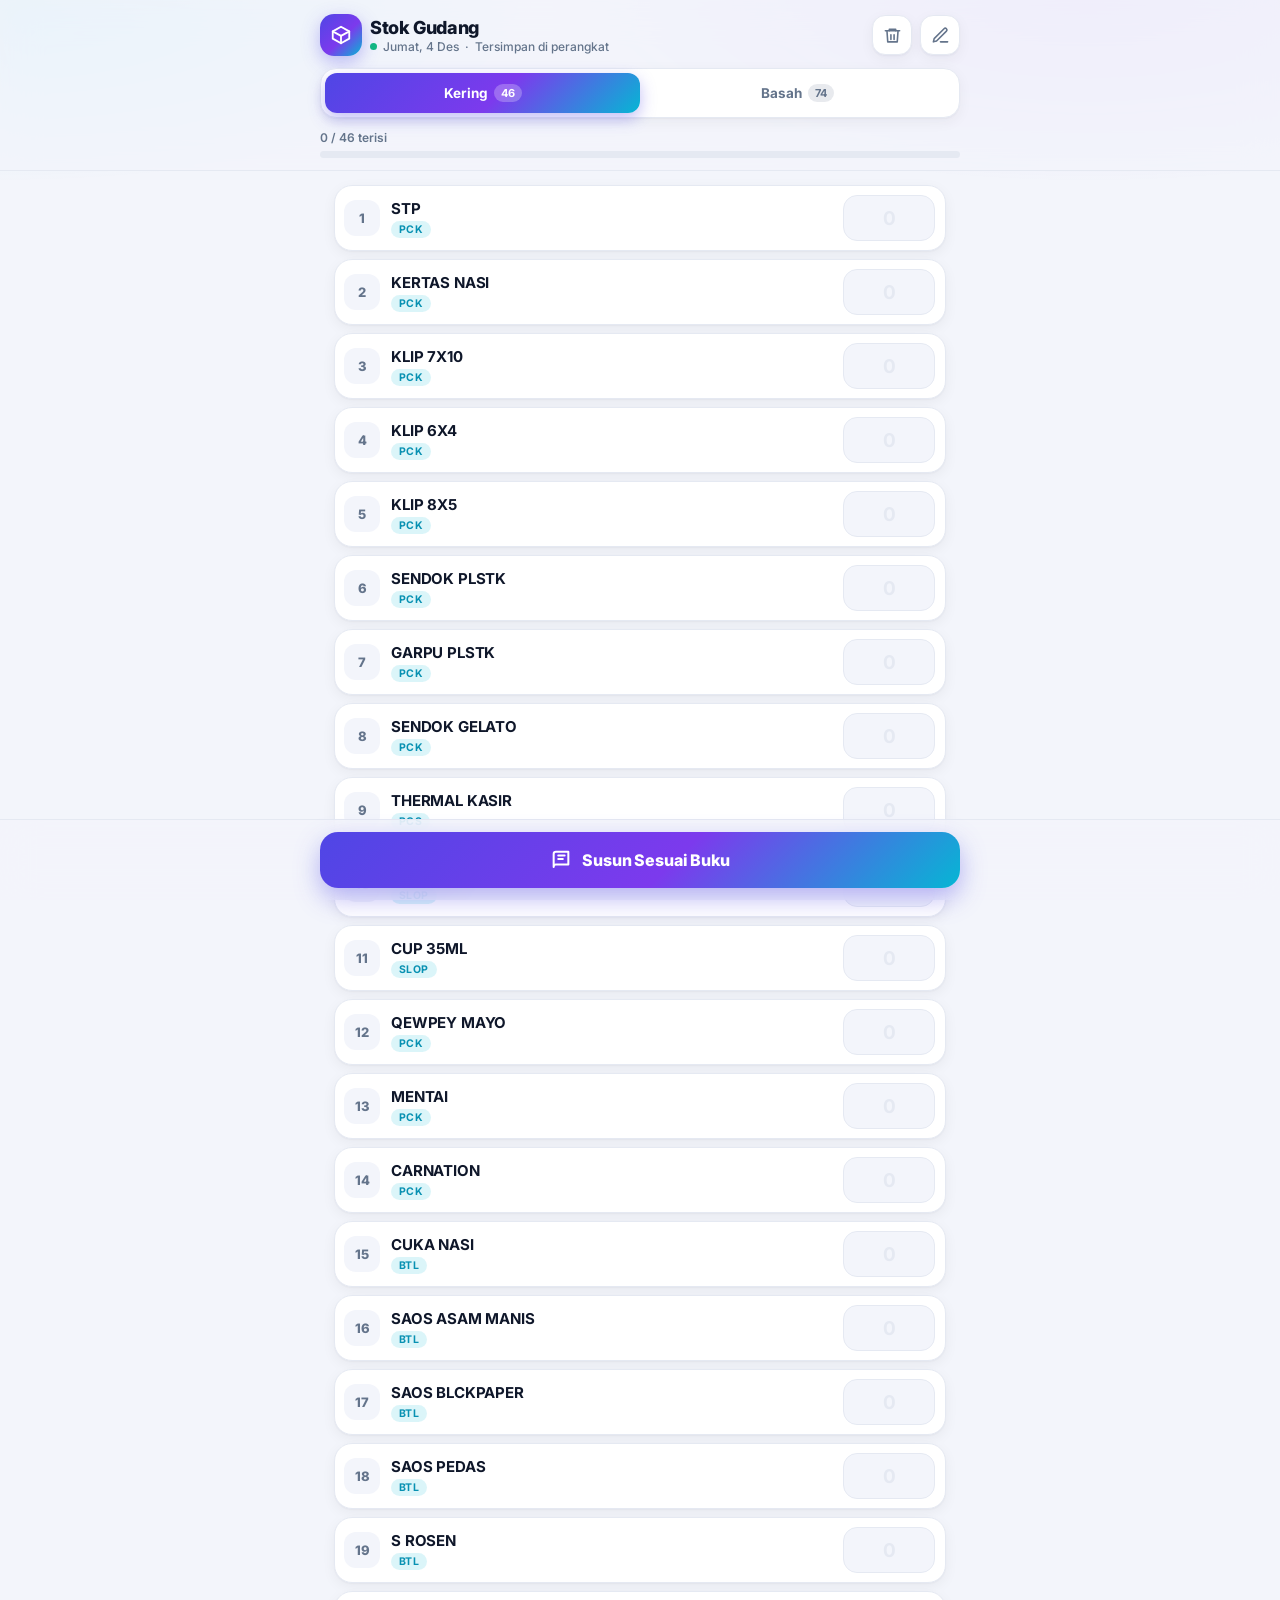
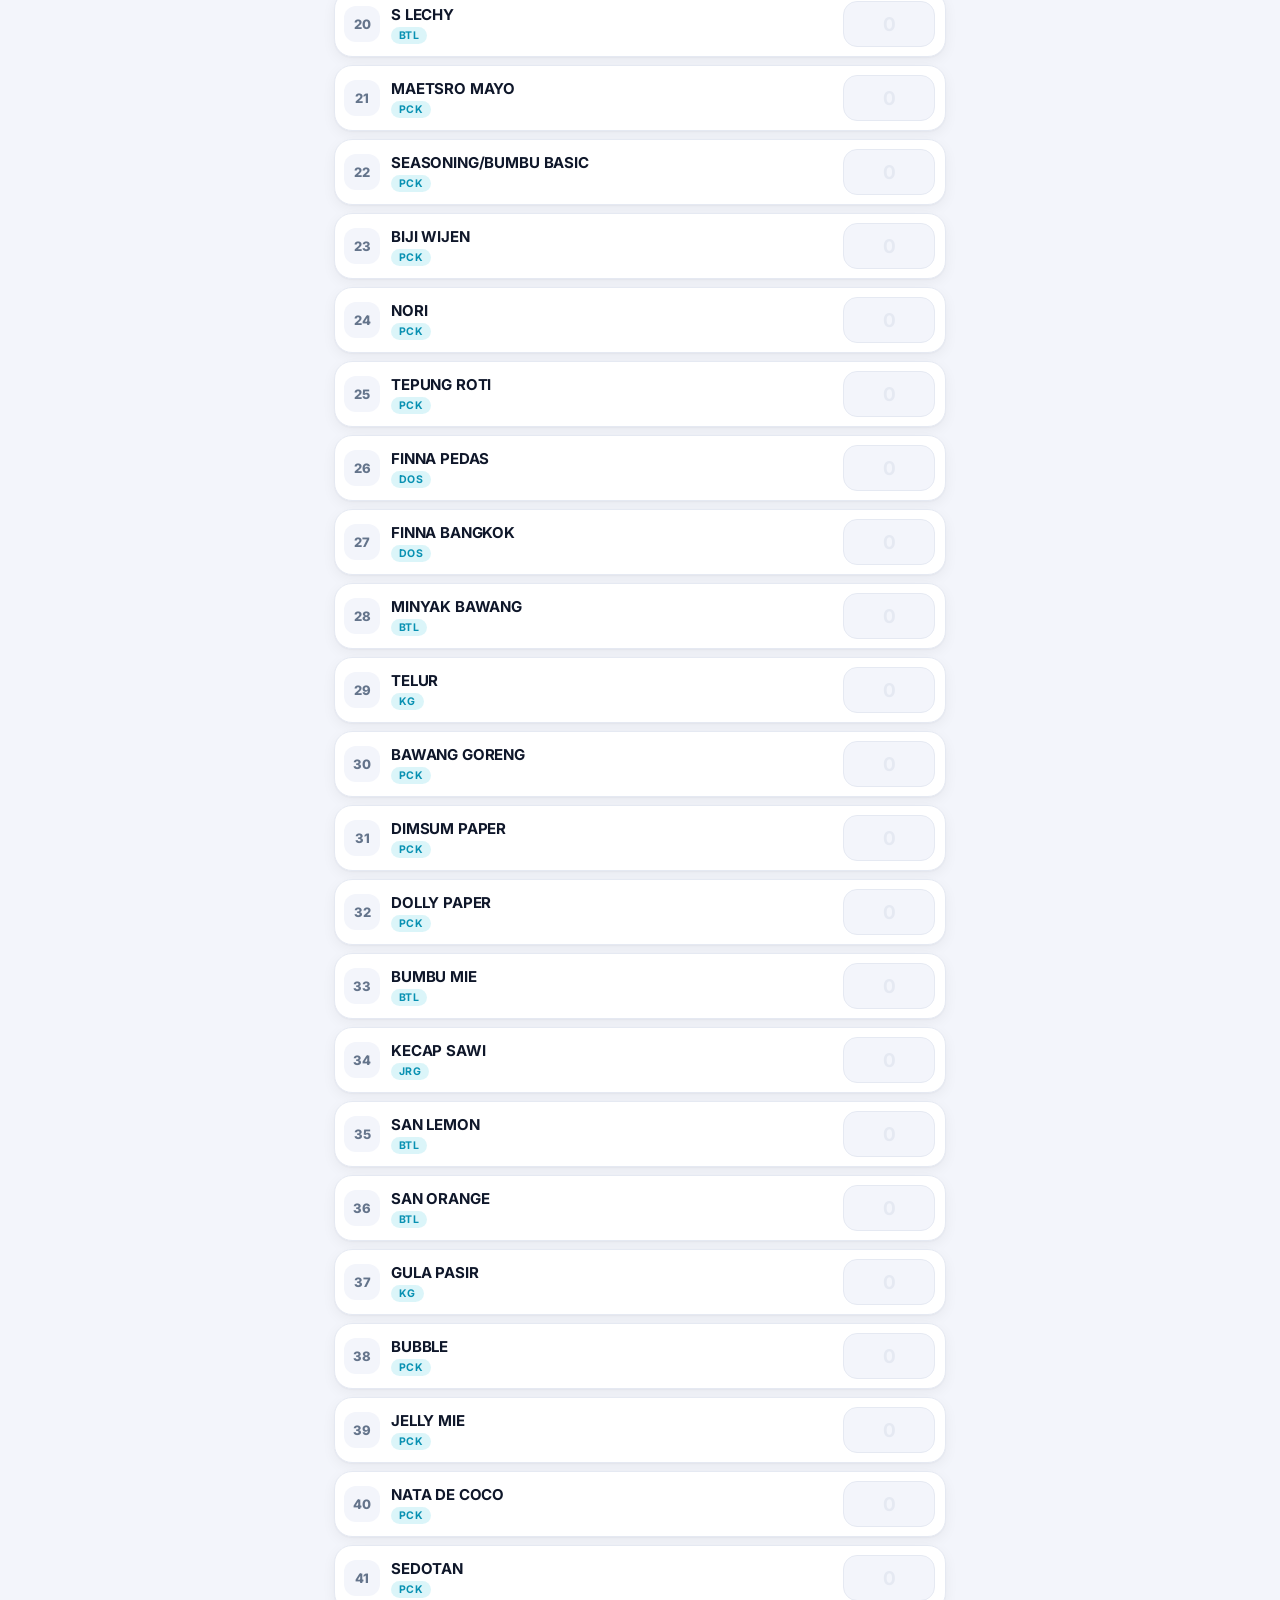
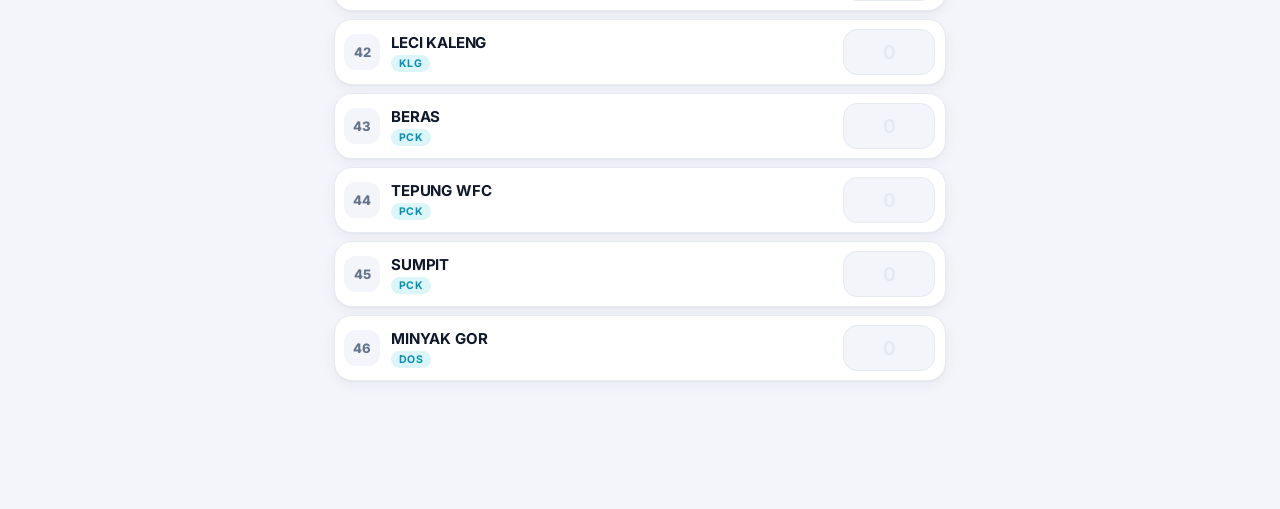
<file: index.html>
<!DOCTYPE html>
<html lang="id">
<head>
<meta charset="utf-8">
<meta name="viewport" content="width=device-width, initial-scale=1, viewport-fit=cover">
<meta name="theme-color" content="#4f46e5">
<title>Stok Gudang</title>
<link rel="preconnect" href="https://fonts.googleapis.com">
<link rel="preconnect" href="https://fonts.gstatic.com" crossorigin>
<link href="https://fonts.googleapis.com/css2?family=Inter:wght@400;500;600;700;800&display=swap" rel="stylesheet">
<style>
:root{
  --bg:#f3f5fb; --card:#ffffff; --text:#0f172a; --mut:#64748b; --line:#e5e9f2;
  --acc:#4f46e5; --acc2:#06b6d4; --ok:#10b981; --warn:#f59e0b; --err:#ef4444;
  --ring:rgba(79,70,229,.16); --glass:rgba(243,245,251,.82);
  --sh:0 1px 2px rgba(15,23,42,.04),0 4px 14px rgba(15,23,42,.05);
  --grad:linear-gradient(135deg,#4f46e5 0%,#7c3aed 55%,#06b6d4 100%);
}
@media (prefers-color-scheme:dark){
  :root{
    --bg:#0a0f1f; --card:#121a30; --text:#e9edf9; --mut:#8c98b8; --line:#222c48;
    --ring:rgba(129,140,248,.22); --glass:rgba(10,15,31,.82); --acc:#818cf8;
    --sh:0 1px 2px rgba(0,0,0,.3),0 4px 14px rgba(0,0,0,.25);
  }
}
*{box-sizing:border-box;-webkit-tap-highlight-color:transparent}
html,body{margin:0}
body{
  font-family:'Inter',system-ui,-apple-system,'Segoe UI',Roboto,sans-serif;
  background:var(--bg);color:var(--text);
  min-height:100dvh;padding-bottom:calc(120px + env(safe-area-inset-bottom));
  -webkit-font-smoothing:antialiased;overscroll-behavior-y:none;
}
body::before{
  content:"";position:fixed;inset:0 0 auto 0;height:260px;z-index:-1;pointer-events:none;
  background:radial-gradient(60% 100% at 85% 0%,rgba(124,58,237,.18),transparent 70%),
             radial-gradient(60% 100% at 0% 0%,rgba(6,182,212,.16),transparent 70%);
}
button{font:inherit;color:inherit;border:0;background:none;cursor:pointer}
svg{display:block}

/* ---------- Header ---------- */
header{
  position:sticky;top:0;z-index:30;
  padding:calc(14px + env(safe-area-inset-top)) 16px 12px;
  background:var(--glass);backdrop-filter:blur(18px) saturate(1.6);-webkit-backdrop-filter:blur(18px) saturate(1.6);
  border-bottom:1px solid var(--line);
}
.top{display:flex;align-items:center;gap:8px;max-width:640px;margin:0 auto}
.logo{
  width:42px;height:42px;border-radius:14px;background:var(--grad);display:grid;place-items:center;
  box-shadow:0 6px 18px rgba(79,70,229,.35);flex:none;
  animation:pop .7s cubic-bezier(.2,1.4,.4,1) both;
}
.logo svg{width:22px;height:22px;stroke:#fff}
.ttl{flex:1;min-width:0}
.ttl h1{margin:0;font-size:18px;font-weight:800;letter-spacing:-.02em}
.ttl p{margin:1px 0 0;font-size:12px;color:var(--mut);font-weight:500;display:flex;align-items:center;gap:6px;cursor:pointer}
.dot{width:7px;height:7px;border-radius:50%;background:var(--ok);flex:none;transition:background .3s}
.dot.saving{background:var(--warn);animation:blink 1s infinite}
.dot.local{background:#94a3b8}
.dot.error{background:var(--err)}
.ib{
  width:40px;height:40px;border-radius:13px;display:grid;place-items:center;
  background:var(--card);border:1px solid var(--line);box-shadow:var(--sh);
  transition:transform .2s,background .25s,border-color .25s;flex:none;
}
.ib:active{transform:scale(.9)}
.ib svg{width:19px;height:19px;stroke:var(--mut);transition:stroke .25s}
body.editing #btnEdit{background:var(--acc);border-color:var(--acc)}
body.editing #btnEdit svg{stroke:#fff}

.seg{
  position:relative;display:grid;grid-template-columns:repeat(2,1fr);
  max-width:640px;margin:12px auto 0;padding:4px;border-radius:16px;
  background:var(--card);border:1px solid var(--line);box-shadow:var(--sh);
}
.seg.three{grid-template-columns:repeat(3,1fr)}
.seg .thumb{
  position:absolute;top:4px;bottom:4px;left:4px;width:calc((100% - 8px)/2);border-radius:12px;
  background:var(--grad);box-shadow:0 6px 16px rgba(79,70,229,.35);
  transition:transform .45s cubic-bezier(.3,1.3,.4,1),width .35s cubic-bezier(.3,1.3,.4,1);
}
.seg.three .thumb{width:calc((100% - 8px)/3)}
.seg button{
  position:relative;z-index:1;height:40px;border-radius:12px;font-size:13.5px;font-weight:700;color:var(--mut);
  display:flex;align-items:center;justify-content:center;gap:6px;transition:color .3s,opacity .3s;
}
.seg button[data-tab="all"]{display:none}
.seg.three button[data-tab="all"]{display:flex}
.seg button b{
  font-size:11px;font-weight:700;padding:2px 7px;border-radius:99px;background:rgba(100,116,139,.15);transition:background .3s;
}
.seg button.on{color:#fff}
.seg button.on b{background:rgba(255,255,255,.25)}
body.editing .seg button[data-tab="all"]{opacity:.35;pointer-events:none}

.prog{max-width:640px;margin:12px auto 0}
.prog-top{display:flex;align-items:center;justify-content:space-between;font-size:12px;font-weight:600;color:var(--mut);margin-bottom:6px}
.prog-top .pill{
  display:inline-flex;align-items:center;gap:5px;padding:3px 9px;border-radius:99px;
  background:var(--ring);color:var(--acc);font-weight:700;font-size:11px;
  transform-origin:left;animation:pop .45s cubic-bezier(.2,1.4,.4,1) both;
}
.prog-top .pill[hidden]{display:none}
.bar{height:7px;border-radius:99px;background:var(--line);overflow:hidden}
.bar i{
  display:block;height:100%;width:0;border-radius:99px;background:var(--grad);
  transition:width .6s cubic-bezier(.3,1,.4,1),background .4s;position:relative;overflow:hidden;
}
.bar i::after{
  content:"";position:absolute;inset:0;background:linear-gradient(90deg,transparent,rgba(255,255,255,.55),transparent);
  transform:translateX(-100%);animation:shine 2.2s infinite;
}
.bar.done i{background:linear-gradient(90deg,#10b981,#34d399)}

/* ---------- List ---------- */
main{max-width:640px;margin:0 auto;padding:14px 14px 0}
.row{
  display:flex;align-items:center;gap:11px;padding:9px 10px 9px 9px;margin-bottom:8px;
  background:var(--card);border:1px solid var(--line);border-radius:18px;box-shadow:var(--sh);
  transition:border-color .25s,box-shadow .25s,background .25s;
  position:relative;
}
.row:focus-within{border-color:var(--acc);box-shadow:0 0 0 4px var(--ring)}
.handle{
  display:none;width:30px;height:44px;align-items:center;justify-content:center;flex:none;
  touch-action:none;cursor:grab;border-radius:10px;margin-right:-4px;
}
.handle svg{width:20px;height:20px;stroke:var(--mut)}
.row.dragging{
  z-index:40;border-color:var(--acc);cursor:grabbing;
  box-shadow:0 22px 44px rgba(79,70,229,.3),0 0 0 4px var(--ring);
}
.idx{
  width:36px;height:36px;border-radius:12px;flex:none;display:grid;place-items:center;
  font-size:13px;font-weight:800;color:var(--mut);background:var(--bg);
  transition:background .35s,color .35s,transform .35s;
}
.row.filled .idx{background:var(--ok);color:#fff}
.book .idx{font-size:12px}
.info{flex:1;min-width:0}
.name{font-size:15px;font-weight:700;letter-spacing:-.01em;text-transform:uppercase;white-space:nowrap;overflow:hidden;text-overflow:ellipsis}
.nameinput{
  display:none;width:100%;height:40px;border-radius:11px;border:1.5px solid var(--line);background:var(--bg);
  padding:0 11px;font:inherit;font-size:16px;font-weight:700;color:var(--text);outline:none;text-transform:uppercase;
}
.nameinput:focus{border-color:var(--acc);box-shadow:0 0 0 3px var(--ring)}
.meta{display:flex;gap:6px;margin-top:3px}
.unit,.wh{font-size:10.5px;font-weight:700;padding:2px 8px;border-radius:99px;letter-spacing:.04em}
.unit{background:rgba(6,182,212,.14);color:#0891b2}
.unit:empty{display:none}
.wh{display:none;background:rgba(124,58,237,.14);color:#7c3aed}
.wh.wet{background:rgba(16,185,129,.14);color:#059669}
@media (prefers-color-scheme:dark){.unit{color:#22d3ee}.wh{color:#a78bfa}.wh.wet{color:#34d399}}
.tab-all .wh{display:inline-block}
.swap{display:none;width:40px;height:40px;border-radius:12px;align-items:center;justify-content:center;background:var(--bg);flex:none;transition:transform .2s}
.swap:active{transform:scale(.88) rotate(180deg)}
.swap svg{width:18px;height:18px;stroke:var(--mut)}
.qty{
  width:92px;height:46px;border-radius:14px;border:1.5px solid var(--line);background:var(--bg);
  text-align:center;font:inherit;font-size:19px;font-weight:800;color:var(--text);outline:none;
  transition:border-color .25s,background .25s,box-shadow .25s;
}
.qty::placeholder{color:var(--line);font-weight:700}
.qty:focus{border-color:var(--acc);background:var(--card)}
.row.filled .qty{border-color:rgba(16,185,129,.5)}

/* mode edit */
body.editing .handle,body.editing .swap{display:flex}
body.editing .nameinput{display:block}
body.editing .name,body.editing .qty{display:none}
body.editing .row{padding-left:6px}
body.dragmode{user-select:none;-webkit-user-select:none;cursor:grabbing}

/* ---------- Bottom bar ---------- */
.dock{
  position:fixed;left:0;right:0;bottom:0;z-index:35;
  padding:12px 14px calc(12px + env(safe-area-inset-bottom));
  background:var(--glass);backdrop-filter:blur(18px) saturate(1.6);-webkit-backdrop-filter:blur(18px) saturate(1.6);
  border-top:1px solid var(--line);
  transition:transform .45s cubic-bezier(.3,1,.4,1);
}
body.typing .dock{transform:translateY(110%)}
.dock-in{display:flex;gap:10px;max-width:640px;margin:0 auto}
.main-btn{
  flex:1;height:56px;border-radius:18px;color:#fff;font-weight:800;font-size:16px;letter-spacing:-.01em;
  background:var(--grad);box-shadow:0 10px 26px rgba(79,70,229,.4);
  display:flex;align-items:center;justify-content:center;gap:10px;position:relative;overflow:hidden;
  transition:transform .2s,box-shadow .2s;
}
.main-btn:active{transform:scale(.97)}
.main-btn::after{
  content:"";position:absolute;inset:0;background:linear-gradient(105deg,transparent 30%,rgba(255,255,255,.28) 50%,transparent 70%);
  transform:translateX(-120%);animation:shine 3.4s infinite;
}
.main-btn svg{width:22px;height:22px;stroke:#fff;transition:transform .5s cubic-bezier(.3,1.4,.4,1)}
.main-btn.back{background:linear-gradient(135deg,#0f172a,#334155)}
.main-btn.back svg{transform:rotate(-360deg)}
.main-btn.done{background:linear-gradient(135deg,#059669,#10b981);box-shadow:0 10px 26px rgba(16,185,129,.4)}

/* ---------- Toast & modal ---------- */
.toast{
  position:fixed;left:50%;bottom:calc(96px + env(safe-area-inset-bottom));z-index:60;
  transform:translate(-50%,30px) scale(.9);opacity:0;pointer-events:none;
  background:#0f172a;color:#fff;padding:11px 18px;border-radius:99px;font-size:13.5px;font-weight:600;
  box-shadow:0 12px 30px rgba(0,0,0,.3);white-space:nowrap;max-width:92vw;overflow:hidden;text-overflow:ellipsis;
  transition:transform .45s cubic-bezier(.3,1.4,.4,1),opacity .3s;
}
.toast.show{transform:translate(-50%,0) scale(1);opacity:1}
body.typing .toast{bottom:24px}
.scrim{
  position:fixed;inset:0;z-index:70;background:rgba(8,12,28,.5);backdrop-filter:blur(4px);-webkit-backdrop-filter:blur(4px);
  display:flex;align-items:flex-end;justify-content:center;opacity:0;pointer-events:none;transition:opacity .3s;
}
.scrim.show{opacity:1;pointer-events:auto}
.sheet{
  width:100%;max-width:520px;background:var(--card);border-radius:28px 28px 0 0;
  padding:22px 20px calc(20px + env(safe-area-inset-bottom));
  transform:translateY(100%);transition:transform .5s cubic-bezier(.3,1.1,.4,1);text-align:center;
}
.scrim.show .sheet{transform:none}
.sheet .ic{width:56px;height:56px;border-radius:18px;margin:0 auto 12px;display:grid;place-items:center;background:rgba(239,68,68,.12)}
.sheet .ic.cfg{background:rgba(79,70,229,.12)}
.sheet .ic svg{width:26px;height:26px;stroke:var(--err)}
.sheet .ic.cfg svg{stroke:var(--acc)}
.sheet h3{margin:0 0 4px;font-size:18px;font-weight:800}
.sheet p{margin:0 0 16px;font-size:13.5px;color:var(--mut);line-height:1.5}
.cfg-input{
  width:100%;height:46px;border-radius:14px;border:1.5px solid var(--line);background:var(--bg);
  padding:0 14px;font:inherit;font-size:13.5px;color:var(--text);outline:none;margin-bottom:12px;
}
.cfg-input:focus{border-color:var(--acc);box-shadow:0 0 0 3px var(--ring)}
.sheet .btns{display:flex;gap:10px}
.sheet .btns button{flex:1;height:50px;border-radius:16px;font-weight:700;font-size:15px}
.b-cancel{background:var(--bg);border:1px solid var(--line)}
.b-danger{background:var(--err);color:#fff;box-shadow:0 8px 20px rgba(239,68,68,.35)}
.b-primary{background:var(--acc);color:#fff;box-shadow:0 8px 20px rgba(79,70,229,.35)}
.b-sec{background:rgba(16,185,129,.14);color:var(--ok);margin-bottom:10px;width:100%;height:46px;border-radius:14px;font-weight:700;font-size:14px;display:flex;align-items:center;justify-content:center;gap:8px}

@keyframes pop{from{transform:scale(.5);opacity:0}to{transform:none;opacity:1}}
@keyframes shine{0%,55%{transform:translateX(-120%)}100%{transform:translateX(120%)}}
@keyframes blink{50%{opacity:.3}}
@media (prefers-reduced-motion:reduce){*{animation-duration:.01ms!important;transition-duration:.01ms!important}}
@media (max-width:360px){.qty{width:78px}.name{font-size:14px}}
</style>
</head>
<body>

<header>
  <div class="top">
    <div class="logo">
      <svg viewBox="0 0 24 24" fill="none" stroke-width="2" stroke-linecap="round" stroke-linejoin="round"><path d="M21 8l-9-5-9 5 9 5 9-5z"/><path d="M3 8v8l9 5 9-5V8"/><path d="M12 13v8"/></svg>
    </div>
    <div class="ttl">
      <h1>Stok Gudang</h1>
      <p><span class="dot" id="dot"></span><span id="dateTxt"></span> · <span id="syncTxt">Tersimpan di perangkat</span></p>
    </div>
    <button class="ib" id="btnReset" aria-label="Kosongkan angka" title="Kosongkan semua angka">
      <svg viewBox="0 0 24 24" fill="none" stroke-width="2" stroke-linecap="round" stroke-linejoin="round"><path d="M3 6h18"/><path d="M8 6V4h8v2"/><path d="M19 6l-1 14H6L5 6"/><path d="M10 11v6M14 11v6"/></svg>
    </button>
    <button class="ib" id="btnEdit" aria-label="Edit urutan dan nama" title="Edit urutan dan nama">
      <svg viewBox="0 0 24 24" fill="none" stroke-width="2" stroke-linecap="round" stroke-linejoin="round"><path d="M12 20h9"/><path d="M16.5 3.5a2.1 2.1 0 013 3L7 19l-4 1 1-4 12.5-12.5z"/></svg>
    </button>
  </div>

  <div class="seg" id="seg">
    <div class="thumb" id="thumb"></div>
    <button data-tab="dry" class="on">Kering <b id="cDry">0</b></button>
    <button data-tab="wet">Basah <b id="cWet">0</b></button>
    <button data-tab="all">Semua <b id="cAll">0</b></button>
  </div>

  <div class="prog">
    <div class="prog-top">
      <span id="progTxt">0 / 0 terisi</span>
      <span class="pill" id="pillBook" hidden>
        <svg width="12" height="12" viewBox="0 0 24 24" fill="none" stroke="currentColor" stroke-width="2.6" stroke-linecap="round" stroke-linejoin="round"><path d="M4 19.5A2.5 2.5 0 016.5 17H20V3H6.5A2.5 2.5 0 004 5.5v14z"/></svg>
        Urutan Buku
      </span>
      <span class="pill" id="pillEdit" hidden>Mode Edit</span>
    </div>
    <div class="bar" id="bar"><i id="barFill"></i></div>
  </div>
</header>

<main>
  <div id="list" class="tab-dry"></div>
</main>

<div class="dock">
  <div class="dock-in">
    <button class="main-btn" id="btnMain">
      <svg id="mainIcon" viewBox="0 0 24 24" fill="none" stroke-width="2.2" stroke-linecap="round" stroke-linejoin="round"></svg>
      <span id="mainTxt">Susun Sesuai Buku</span>
    </button>
  </div>
</div>

<div class="toast" id="toast"></div>

<!-- Modal Reset Angka -->
<div class="scrim" id="scrim">
  <div class="sheet">
    <div class="ic"><svg viewBox="0 0 24 24" fill="none" stroke-width="2" stroke-linecap="round" stroke-linejoin="round"><path d="M3 6h18"/><path d="M8 6V4h8v2"/><path d="M19 6l-1 14H6L5 6"/></svg></div>
    <h3>Kosongkan semua angka?</h3>
    <p>Semua angka stok yang sudah diisi akan dihapus. Urutan dan nama item tidak berubah.</p>
    <div class="btns">
      <button class="b-cancel" id="rsCancel">Batal</button>
      <button class="b-danger" id="rsOk">Ya, kosongkan</button>
    </div>
  </div>
</div>

<script>
(function(){
'use strict';

/* ============================================================================
 * KONFIGURASI URL GOOGLE APPS SCRIPT (Bisa diisi langsung di sini atau lewat tombol Sheet di kanan atas)
 * ============================================================================ */
var DEFAULT_GAS_URL = "https://script.google.com/macros/s/AKfycbwgWSzBVWRMhRbArp5kzm_aCij2jcpp-xmSxbW_oQ8xzYL5AlEQdtTg70seKxYljNT5rg/exec";
var LS_GAS_URL = 'stok_gudang_gas_url_v1';

function getGasUrl(){
  try {
    var saved = localStorage.getItem(LS_GAS_URL);
    if (saved && saved.trim()) return saved.trim();
  } catch(e){}
  return DEFAULT_GAS_URL;
}

/* ================= DATA BAWAAN (urutan buku = urutan baris ini) ================= */
var BOOK_RAW = ["MIE|PCK","ADONAN PANGSIT|PCK","AYAM TABUR|PCK","CABE|PCK","KULIT PANGSIT|PCK","BAWANG GORENG|PCK","BUMBU MIE|BTL","MINYAK BAWANG|BTL","KECAP SAWI|JRG","UDANG RAMBUTAN|PCK","UDANG KEJU|PCK","LUMPIA UDANG|PCK","LUMPIA AYAM|PCK","SIOMAY|PCK","CEKER|PCK","PAO AYAM|PCK","BOLA UDANG KEJU|PCK","KULIT RAJANG|PCK","DOLLY PAPER|PCK","DIMSUM PAPER|PCK","TEPUNG TERIGU|PCK","TEPUNG WFC|PCK","TEPUNG ROTI|PCK","AYAM BESAR|PCK","AYAM KECIL|PCK","SAMBAL HOREG|PCK","AYAM POTONG DADU|PCK","SAYAP|PCK","EBI FURAI|PCK","AYAM FILLET|PCK","CRABSTICK|PCK","SAOS BLCKPAPER|BTL","SAOS TERIYAKI|BTL","SAOS ASAM MANIS|BTL","SAOS PEDAS|BTL","CUKA NASI|BTL","QEWPEY MAYO|PCK","MAETSRO MAYO|PCK","NORI|PCK","SEASONING/BUMBU BASIC|PCK","BIJI WIJEN|PCK","TERASI|KG","BERAS|PCK","TELUR|KG","TOBIKO|PCK","MENTAI|PCK","JELLY MIE|PCK","BUBBLE|PCK","NATA DE COCO|PCK","S ROSEN|BTL","S LECHY|BTL","CARNATION|PCK","SAN ORANGE|BTL","SAN LEMON|BTL","TEH POCI|BALL","LECI KALENG|KLG","GULA PASIR|KG","TEH SOSRO|PCK","P GREENTEA|PCK","P CAPPUCINO|PCK","P AVOCADO|PCK","P DARK CHOCO|PCK","P TARO|PCK","P MATCHA|PCK","P RED VALVET|PCK","MILK POWDER|PCK","WHEAP CREAM|PCK","COFFEE BEAN|PCK","FRESH MILK|BTL","OREO|KG","S VANILA|BTL","TOP CHOCOLATE|PCK","TOP CARAMEL|PCK","S STRAWBERRY|PCK","SKM COKELAT|KLG","GULA SAC|PCK","GULA AREN|PCK","AIR MINERAL|DOS","PLASTIK WHEAP|PCK","SENDOK TEH|PCK","BOX MIE|PCK","BOX DIMSUM|PCK","MINYAK GOR|DOS","SENDOK PLSTK|PCK","GARPU PLSTK|PCK","SENDOK GELATO|PCK","CUP 14 OZ|SLP","CUP 18 OZ|SLP","CUP 2 OZ|SLP","CUP 4 OZ|SLP","CUP 5 OZ|SLP","CUP HOT|SLP","PLASTIK 40|PCK","PLASTIK WRAP|ROLL","KLIP 6X4|PCK","KLIP 8X5|PCK","KLIP 7X10|PCK","TRASH BAG BSR|PCK","SUMPIT|PCK","SEDOTAN|PCK","TISSUE TOWEL|PCS","THERMAL KASIR|PCS","HANDGLOVE|PCK","SBN C PIRING|JRG","SBN LANTAI|JRG","SBN C TANGAN|JRG","CUP 35ML|SLOP","CUP 25ML|SLOP","CUP SEALER|RLL","KERTAS NASI|PCK","STP|PCK","MICA SAMBAL|PCK","GALON|GLN","ES TUBE|PCK","ES SERUT|PCK","TAS SPONB BESAR|PCK","TAS SPONB KECIL|PCK","CONE|SLOP","FINNA BANGKOK|DOS","FINNA PEDAS|DOS"];
var BOOK = BOOK_RAW.map(function(s,i){var p=s.split('|');return {id:i,name:p[0],unit:p[1]||''};});
var BY_NAME = {}; BOOK.forEach(function(b){BY_NAME[b.name]=b.id;});

/* Urutan Gudang Dry (sesuai urutan fisik yang kamu tentukan) */
var DRY_NAMES = ["STP","KERTAS NASI","KLIP 7X10","KLIP 6X4","KLIP 8X5","SENDOK PLSTK","GARPU PLSTK","SENDOK GELATO","THERMAL KASIR","CUP 25ML","CUP 35ML","QEWPEY MAYO","MENTAI","CARNATION","CUKA NASI","SAOS ASAM MANIS","SAOS BLCKPAPER","SAOS PEDAS","S ROSEN","S LECHY","MAETSRO MAYO","SEASONING/BUMBU BASIC","BIJI WIJEN","NORI","TEPUNG ROTI","FINNA PEDAS","FINNA BANGKOK","MINYAK BAWANG","TELUR","BAWANG GORENG","DIMSUM PAPER","DOLLY PAPER","BUMBU MIE","KECAP SAWI","SAN LEMON","SAN ORANGE","GULA PASIR","BUBBLE","JELLY MIE","NATA DE COCO","SEDOTAN","LECI KALENG","BERAS","TEPUNG WFC","SUMPIT","MINYAK GOR"];

function defaults(){
  var dry = DRY_NAMES.map(function(n){return BY_NAME[n];});
  var set = {}; dry.forEach(function(id){set[id]=1;});
  var wet = BOOK.filter(function(b){return !set[b.id];}).map(function(b){return b.id;});
  return {dry:dry, wet:wet, names:{}, qty:{}, ts:0};
}
function sanitize(s){
  var d = defaults();
  if(!s || typeof s!=='object') return d;
  if(s.items && s.items[0] && String(s.items[0].origName||'').toUpperCase()==='BERAS'){
    return {dry:d.dry, wet:d.wet, names:{}, qty:{}, ts:0, needsCatalogUpgrade:true};
  }
  var seen = {};
  function clean(a){
    return (Array.isArray(a)?a:[]).filter(function(id){
      var num = Number(id);
      if(!Number.isInteger(num)||num<0||num>=BOOK.length||seen[num]) return false;
      seen[num]=1; return true;
    }).map(Number);
  }
  var dry = clean(s.dry), wet = clean(s.wet);
  BOOK.forEach(function(b){
    if(!seen[b.id]){ (d.dry.indexOf(b.id)>-1 ? dry : wet).push(b.id); }
  });
  var names = (s.names&&typeof s.names==='object')?Object.assign({},s.names):{};
  var qty = (s.qty&&typeof s.qty==='object')?Object.assign({},s.qty):{};
  if(s.items && typeof s.items==='object'){
    BOOK.forEach(function(b){
      var it = s.items[b.id];
      if(it && typeof it==='object'){
        var disp = String(it.name||'').trim().toUpperCase();
        if(disp && disp !== b.name.toUpperCase()) names[b.id] = disp;
        var st = (it.stock!==undefined && it.stock!==null) ? String(it.stock).trim() : '';
        if(st !== '') qty[b.id] = st;
      }
    });
  }
  return {
    dry:dry, wet:wet,
    names:names,
    qty:qty,
    ts:+s.ts||0
  };
}
function serializeForSheet(s){
  var items = {};
  BOOK.forEach(function(b){
    items[b.id] = {
      id: b.id,
      bookIdx: b.id,
      origName: b.name,
      name: (s.names && s.names[b.id]) ? s.names[b.id] : b.name,
      unit: b.unit,
      stock: (s.qty && s.qty[b.id]!==undefined) ? String(s.qty[b.id]) : ''
    };
  });
  return {
    dry: s.dry,
    wet: s.wet,
    names: s.names || {},
    qty: s.qty || {},
    items: items,
    ts: s.ts || Date.now()
  };
}

/* ================= STATE ================= */
var LS = 'stok_gudang_v1';
var hasNativeGAS = typeof google!=='undefined' && google.script && google.script.run;
var state;
try { state = sanitize(JSON.parse(localStorage.getItem(LS))); } catch(e){ state = defaults(); }
var ui = {tab:'dry', mode:'wh', edit:false};

var $ = function(id){return document.getElementById(id);};
var list=$('list'), rows={};

/* ================= ICONS ================= */
var ICON_BOOK = '<path d="M4 19.5A2.5 2.5 0 016.5 17H20V3H6.5A2.5 2.5 0 004 5.5v14z"/><path d="M9 7h7M9 11h5"/>';
var ICON_BACK = '<path d="M9 14L4 9l5-5"/><path d="M4 9h10a6 6 0 010 12h-3"/>';
var ICON_CHECK = '<path d="M20 6L9 17l-5-5"/>';
var GRIP = '<svg viewBox="0 0 24 24" fill="none" stroke-width="2.4" stroke-linecap="round"><path d="M9 6h.01M15 6h.01M9 12h.01M15 12h.01M9 18h.01M15 18h.01"/></svg>';
var SWAP = '<svg viewBox="0 0 24 24" fill="none" stroke-width="2" stroke-linecap="round" stroke-linejoin="round"><path d="M7 4L3 8l4 4"/><path d="M3 8h14"/><path d="M17 20l4-4-4-4"/><path d="M21 16H7"/></svg>';

/* ================= AUTO-SAVE OTOMATIS (LOCAL STORAGE HP) ================= */
var saveTimer;
function setSync(s){
  var dot=$('dot'), t=$('syncTxt');
  if(!dot || !t) return;
  dot.className='dot'+(s==='saved'?'':' '+s);
  t.textContent = ({
    saving:'Menyimpan…',
    saved:'Tersimpan di perangkat',
    local:'Tersimpan di perangkat'
  })[s]||'Tersimpan di perangkat';
}

function touch(){
  state.ts = Date.now();
  try{ localStorage.setItem(LS, JSON.stringify(state)); }catch(e){}
  setSync('saving');
  clearTimeout(saveTimer);
  saveTimer = setTimeout(function(){
    setSync('saved');
  }, 200);
}

/* ================= HELPERS ================= */
function nameOf(id){ return state.names[id] || BOOK[id].name; }
function visibleIds(){
  if(ui.mode !== 'book' && ui.tab === 'all') ui.tab = 'dry';
  var ids = ui.tab==='dry' ? state.dry.slice() : ui.tab==='wet' ? state.wet.slice() : state.dry.concat(state.wet);
  if(ui.mode==='book') ids.sort(function(a,b){return a-b;});
  return ids;
}
function vib(ms){ try{navigator.vibrate&&navigator.vibrate(ms);}catch(e){} }
var toastT;
function toast(msg){
  var t=$('toast'); t.textContent=msg; t.classList.add('show');
  clearTimeout(toastT); toastT=setTimeout(function(){t.classList.remove('show');},2200);
}
function flip(els, mutate, flash){
  var first = new Map(); els.forEach(function(e){first.set(e,e.getBoundingClientRect().top);});
  mutate();
  var n=0;
  els.forEach(function(e){
    if(!e.isConnected) return;
    var dy = first.get(e)-e.getBoundingClientRect().top;
    if(!dy) return;
    var delay = Math.min(n++*14,320);
    e.animate([{transform:'translateY('+dy+'px)'},{transform:'none'}],
      {duration:flash?720:380,delay:flash?delay:0,easing:'cubic-bezier(.25,1.15,.35,1)',fill:'backwards'});
    if(flash){
      e.animate([{boxShadow:'0 0 0 3px var(--acc)'},{boxShadow:'0 0 0 0 transparent'}],
        {duration:900,delay:delay+200,easing:'ease-out'});
    }
  });
}

/* ================= ROW ================= */
function makeRow(b){
  var el=document.createElement('div');
  el.className='row'; el.dataset.id=b.id;
  el.innerHTML =
    '<div class="handle" aria-label="Geser urutan">'+GRIP+'</div>'+
    '<div class="idx"></div>'+
    '<div class="info"><div class="name"></div>'+
    '<input class="nameinput" type="text" maxlength="40" autocomplete="off" autocapitalize="characters" spellcheck="false" enterkeyhint="done">'+
    '<div class="meta"><span class="unit"></span><span class="wh"></span></div></div>'+
    '<button class="swap" aria-label="Pindah gudang">'+SWAP+'</button>'+
    '<input class="qty" type="text" inputmode="decimal" enterkeyhint="next" placeholder="0" autocomplete="off" aria-label="Jumlah">';
  el.querySelector('.unit').textContent=b.unit;
  return el;
}
function decorate(el,id,i,drySet){
  el.querySelector('.idx').textContent = ui.mode==='book' ? (id+1) : (i+1);
  var nm = nameOf(id);
  el.querySelector('.name').textContent = nm;
  var ni = el.querySelector('.nameinput'); if(document.activeElement!==ni) ni.value = nm;
  var w = el.querySelector('.wh'); var isDry = drySet[id];
  w.textContent = isDry?'KERING':'BASAH'; w.className = 'wh'+(isDry?'':' wet');
  var q = el.querySelector('.qty'); var v = state.qty[id]||'';
  if(document.activeElement!==q) q.value = v;
  el.classList.toggle('filled', v!=='');
}
function dryMap(){ var m={}; state.dry.forEach(function(id){m[id]=1;}); return m; }

/* ================= RENDER ================= */
function render(anim){
  if(ui.mode!=='book' && ui.tab==='all') ui.tab='dry';
  var ids = visibleIds(), want={}; ids.forEach(function(id){want[id]=1;});
  Array.prototype.slice.call(list.children).forEach(function(c){ if(!want[+c.dataset.id]) c.remove(); });
  var dm = dryMap();
  list.className = 'tab-'+ui.tab + (ui.mode==='book'?' book':'');
  ids.forEach(function(id,i){
    var el=rows[id]; list.appendChild(el); decorate(el,id,i,dm);
    if(anim) el.animate(
      [{opacity:0,transform:'translateY(18px) scale(.97)'},{opacity:1,transform:'none'}],
      {duration:520,delay:Math.min(i*20,420),easing:'cubic-bezier(.2,.9,.25,1)',fill:'backwards'});
  });
  chrome();
}
function chrome(){
  var isBook = ui.mode==='book' && !ui.edit;
  if(!isBook && ui.tab==='all') ui.tab='dry';
  $('seg').classList.toggle('three', isBook);
  var ids=visibleIds(), f=0;
  ids.forEach(function(id){ if((state.qty[id]||'')!=='') f++; });
  $('progTxt').textContent = f+' / '+ids.length+' terisi';
  var pct = ids.length? f/ids.length*100 : 0;
  $('barFill').style.width = pct+'%';
  $('bar').classList.toggle('done', ids.length>0 && f===ids.length);
  $('cDry').textContent=state.dry.length; $('cWet').textContent=state.wet.length; $('cAll').textContent=BOOK.length;
  var tabs = isBook ? ['dry','wet','all'] : ['dry','wet'];
  var ti = Math.max(0, tabs.indexOf(ui.tab));
  $('thumb').style.transform='translateX('+(ti*100)+'%)';
  Array.prototype.forEach.call($('seg').querySelectorAll('button'),function(b){b.classList.toggle('on',b.dataset.tab===ui.tab);});
  $('pillBook').hidden = !(ui.mode==='book' && !ui.edit);
  $('pillEdit').hidden = !ui.edit;
  var mb=$('btnMain'), ic=$('mainIcon'), tx=$('mainTxt');
  mb.classList.remove('back','done');
  if(ui.edit){ mb.classList.add('done'); ic.innerHTML=ICON_CHECK; tx.textContent='Selesai Edit'; }
  else if(ui.mode==='book'){ mb.classList.add('back'); ic.innerHTML=ICON_BACK; tx.textContent='Kembali ke Urutan Gudang'; }
  else { ic.innerHTML=ICON_BOOK; tx.textContent='Susun Sesuai Buku'; }
}

/* ================= EVENTS: input ================= */
list.addEventListener('input',function(e){
  var row=e.target.closest('.row'); if(!row) return; var id=+row.dataset.id;
  if(e.target.classList.contains('qty')){
    var v=e.target.value.replace(/[^0-9.,]/g,''); if(v!==e.target.value) e.target.value=v;
    if(v==='') delete state.qty[id]; else state.qty[id]=v;
    row.classList.toggle('filled', v!=='');
    touch(); chrome();
    var allDone=$('bar').classList.contains('done'); if(allDone && v.length===1) vib(15);
  } else if(e.target.classList.contains('nameinput')){
    var nv=e.target.value.trim();
    if(!nv || nv===BOOK[id].name) delete state.names[id]; else state.names[id]=nv;
    row.querySelector('.name').textContent=nameOf(id);
    touch();
  }
});
list.addEventListener('keydown',function(e){
  if(e.key!=='Enter') return;
  var row=e.target.closest('.row'); if(!row) return;
  if(e.target.classList.contains('qty')){
    e.preventDefault();
    var nx=row.nextElementSibling;
    if(nx){ var q=nx.querySelector('.qty'); q.focus(); q.select(); } else e.target.blur();
  } else if(e.target.classList.contains('nameinput')){ e.preventDefault(); e.target.blur(); }
});
list.addEventListener('focusin',function(e){
  if(!e.target.matches('.qty,.nameinput')) return;
  if(e.target.classList.contains('qty')){ document.body.classList.add('typing'); e.target.select(); }
  var el=e.target; setTimeout(function(){ el.scrollIntoView({block:'center',behavior:'smooth'}); },280);
});
list.addEventListener('focusout',function(){
  setTimeout(function(){ if(!document.activeElement || !document.activeElement.matches('.qty')) document.body.classList.remove('typing'); },120);
});

/* ---- pindah gudang (mode edit) ---- */
list.addEventListener('click',function(e){
  var b=e.target.closest('.swap'); if(!b) return;
  var row=b.closest('.row'), id=+row.dataset.id;
  var from = ui.tab==='dry'?'dry':'wet', to = from==='dry'?'wet':'dry';
  state[from]=state[from].filter(function(x){return x!==id;}); state[to].push(id);
  vib(10); touch();
  var a=row.animate([{opacity:1,transform:'none'},{opacity:0,transform:'translateX('+(to==='wet'?'':'-')+'60px) scale(.9)'}],{duration:260,easing:'ease-in',fill:'forwards'});
  a.onfinish=function(){ a.cancel(); render(false); toast('Dipindah ke Gudang '+(to==='dry'?'Kering':'Basah')); };
});

/* ================= DRAG & DROP (mode edit) ================= */
var drag=null;
list.addEventListener('pointerdown',function(e){
  var h=e.target.closest('.handle'); if(!h||!ui.edit) return;
  e.preventDefault();
  var row=h.closest('.row'), r=row.getBoundingClientRect();
  drag={row:row,grab:e.clientY-r.top,y:e.clientY,pid:e.pointerId,raf:0};
  row.classList.add('dragging'); document.body.classList.add('dragmode');
  try{h.setPointerCapture(e.pointerId);}catch(_){}
  vib(12); dragUpdate(); drag.raf=requestAnimationFrame(dragLoop);
});
window.addEventListener('pointermove',function(e){ if(drag&&e.pointerId===drag.pid){ drag.y=e.clientY; } });
window.addEventListener('pointerup',endDrag);
window.addEventListener('pointercancel',endDrag);
function dragLoop(){
  if(!drag) return;
  var y=drag.y, vh=window.innerHeight;
  if(y<170) window.scrollBy(0,-Math.min(16,(170-y)/6+3));
  else if(y>vh-130) window.scrollBy(0,Math.min(16,(y-(vh-130))/6+3));
  dragUpdate(); drag.raf=requestAnimationFrame(dragLoop);
}
function dragUpdate(){
  var row=drag.row, guard=0;
  while(guard++<3){
    row.style.transform='none';
    var nat=row.getBoundingClientRect();
    var center=drag.y-drag.grab+nat.height/2;
    var nx=row.nextElementSibling, pv=row.previousElementSibling, moved=false;
    if(nx){ var nr=nx.getBoundingClientRect();
      if(center>nr.top+nr.height/2){ (function(s){flip([s],function(){list.insertBefore(s,row);});})(nx); moved=true; } }
    if(!moved && pv){ var pr=pv.getBoundingClientRect();
      if(center<pr.top+pr.height/2){ (function(s,after){flip([s],function(){list.insertBefore(s,after);});})(pv,row.nextElementSibling); moved=true; } }
    if(!moved){
      row.style.transform='translateY('+(drag.y-drag.grab-nat.top)+'px) scale(1.02)';
      break;
    }
  }
}
function endDrag(e){
  if(!drag || (e && e.pointerId!==drag.pid)) return;
  cancelAnimationFrame(drag.raf);
  var row=drag.row; drag=null;
  var from=row.getBoundingClientRect().top;
  row.style.transform=''; row.classList.remove('dragging'); document.body.classList.remove('dragmode');
  var to=row.getBoundingClientRect().top;
  row.animate([{transform:'translateY('+(from-to)+'px) scale(1.02)'},{transform:'none'}],{duration:340,easing:'cubic-bezier(.2,1.1,.3,1.15)'});
  var ids=Array.prototype.map.call(list.children,function(c){return +c.dataset.id;});
  var key = ui.tab==='dry'?'dry':'wet';
  state[key]=ids;
  Array.prototype.forEach.call(list.children,function(c,i){ c.querySelector('.idx').textContent=i+1; });
  vib(8); touch();
}

/* ================= TABS ================= */
$('seg').addEventListener('click',function(e){
  var b=e.target.closest('button'); if(!b||b.dataset.tab===ui.tab) return;
  if(ui.edit && b.dataset.tab==='all') return;
  ui.tab=b.dataset.tab; vib(6); window.scrollTo({top:0});
  render(true);
});

/* ================= MAIN BUTTON ================= */
$('btnMain').addEventListener('click',function(){
  if(ui.edit){ toggleEdit(false); return; }
  window.scrollTo(0,0);
  var newMode = ui.mode==='wh' ? 'book' : 'wh';
  ui.mode = newMode;
  if(newMode === 'wh' && ui.tab === 'all'){
    ui.tab = 'dry';
  }
  render(false);
  chrome(); vib([10,30,10]);
  toast(newMode==='book' ? 'Tersusun sesuai urutan buku' : 'Kembali ke urutan gudang');
});

/* ================= EDIT ================= */
function toggleEdit(on){
  ui.edit = on;
  document.body.classList.toggle('editing', on);
  if(on){
    if(ui.tab==='all') ui.tab='dry';
    ui.mode='wh';
    toast('Geser ☰ untuk mengubah urutan · ketuk nama untuk ganti');
  } else {
    if(document.activeElement && document.activeElement.blur) document.activeElement.blur();
  }
  window.scrollTo({top:0});
  render(true);
}
$('btnEdit').addEventListener('click',function(){ toggleEdit(!ui.edit); });

/* ================= RESET ANGKA ================= */
function sheet(show){ $('scrim').classList.toggle('show',show); }
$('btnReset').addEventListener('click',function(){ sheet(true); });
$('rsCancel').addEventListener('click',function(){ sheet(false); });
$('scrim').addEventListener('click',function(e){ if(e.target===this) sheet(false); });
$('rsOk').addEventListener('click',function(){
  state.qty={}; touch(); sheet(false);
  render(false); vib(20); toast('Semua angka dikosongkan');
});

/* ================= INIT ================= */
$('dateTxt').textContent = new Date().toLocaleDateString('id-ID',{weekday:'long',day:'numeric',month:'short'});
BOOK.forEach(function(b){ rows[b.id]=makeRow(b); });
render(true);
setSync('saved');
})();
</script>
</body>
</html>
</file>
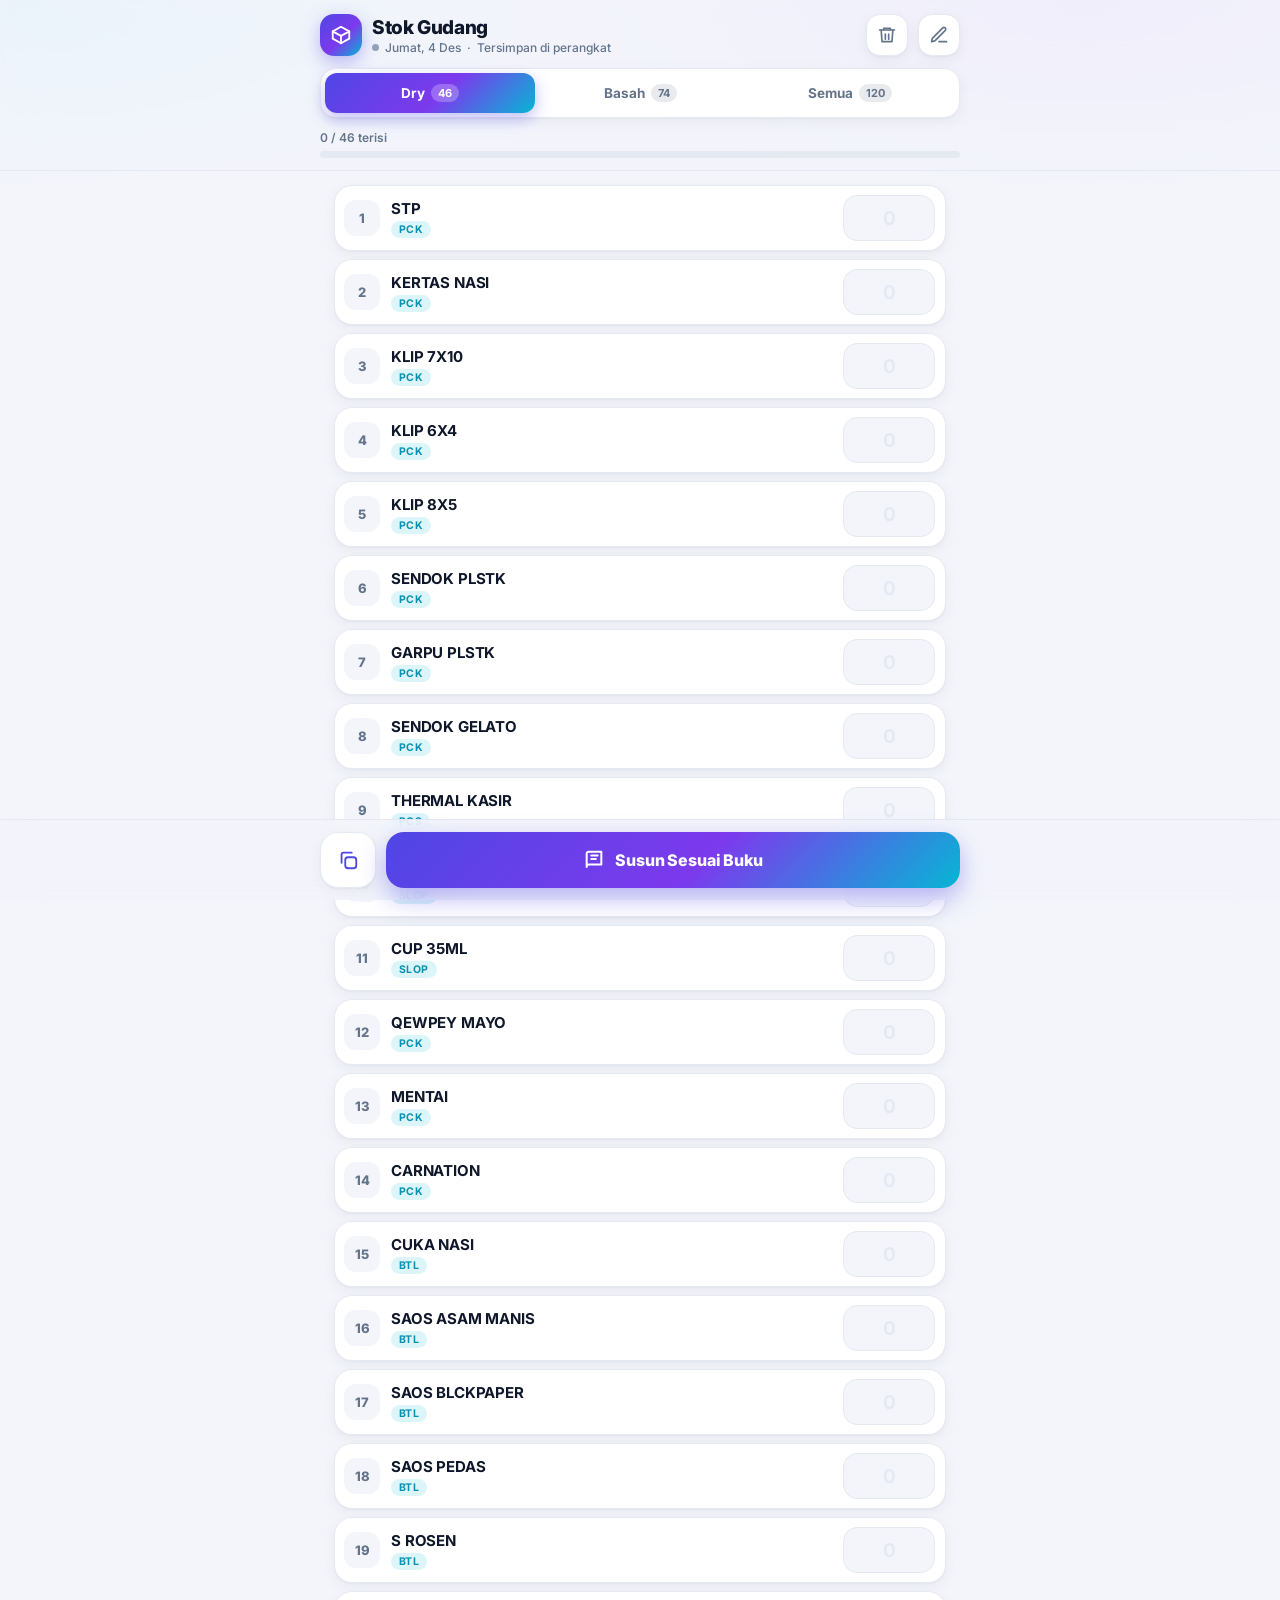
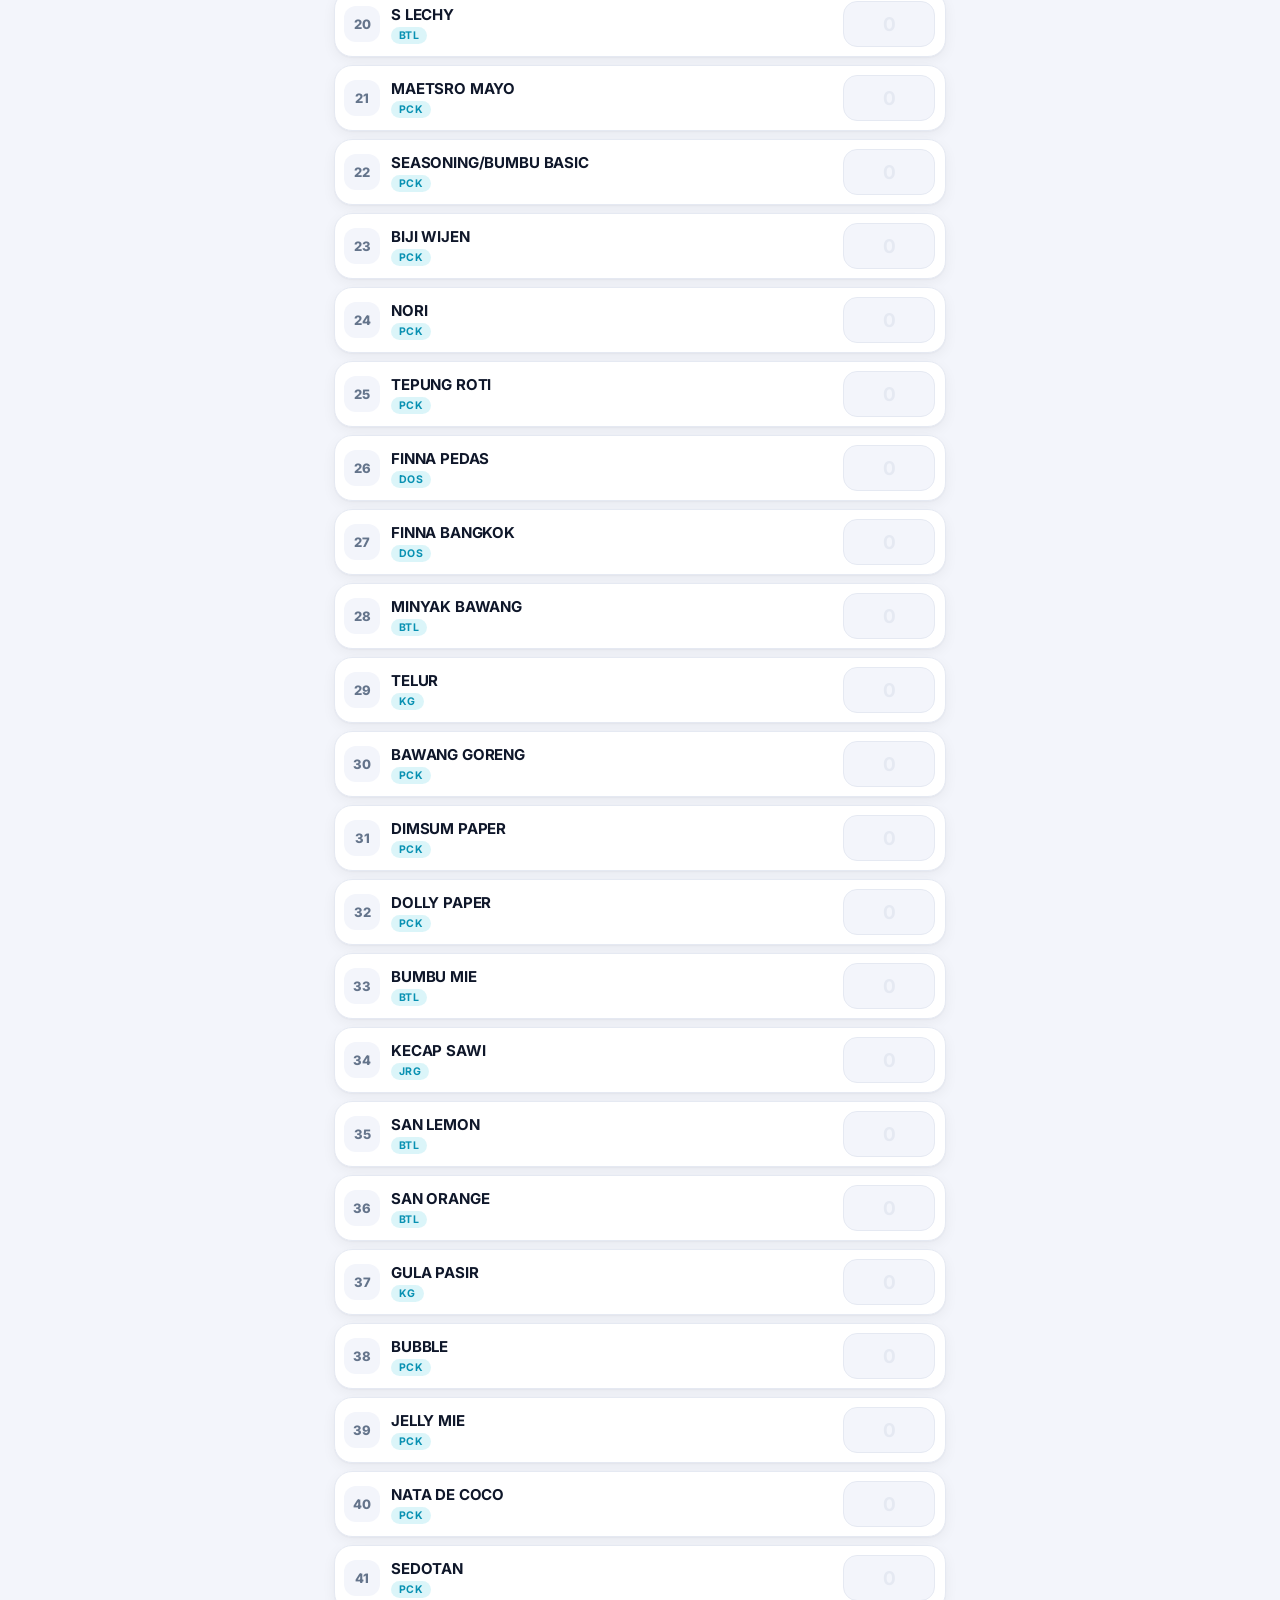
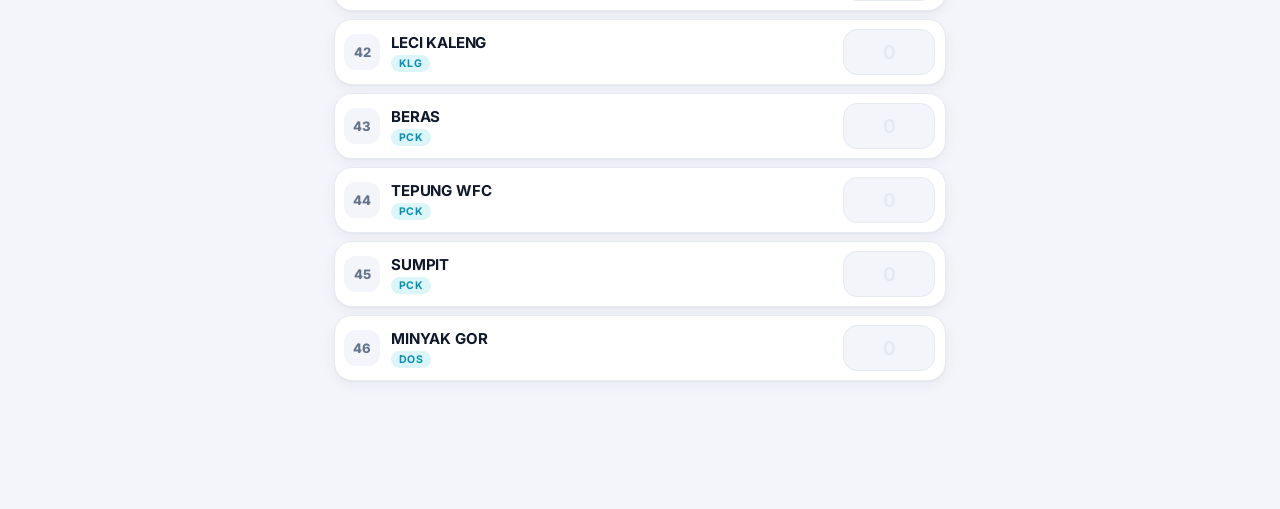
<file: public/assets/aistudio/Index_0a94973a.html>
<!DOCTYPE html>
<html lang="id">
<head>
<base target="_top">
<meta charset="utf-8">
<meta name="viewport" content="width=device-width, initial-scale=1, viewport-fit=cover">
<meta name="theme-color" content="#4f46e5">
<title>Stok Gudang</title>
<link rel="preconnect" href="https://fonts.googleapis.com">
<link rel="preconnect" href="https://fonts.gstatic.com" crossorigin>
<link href="https://fonts.googleapis.com/css2?family=Inter:wght@400;500;600;700;800&display=swap" rel="stylesheet">
<style>
:root{
  --bg:#f3f5fb; --card:#ffffff; --text:#0f172a; --mut:#64748b; --line:#e5e9f2;
  --acc:#4f46e5; --acc2:#06b6d4; --ok:#10b981; --warn:#f59e0b; --err:#ef4444;
  --ring:rgba(79,70,229,.16); --glass:rgba(243,245,251,.82);
  --sh:0 1px 2px rgba(15,23,42,.04),0 4px 14px rgba(15,23,42,.05);
  --grad:linear-gradient(135deg,#4f46e5 0%,#7c3aed 55%,#06b6d4 100%);
}
@media (prefers-color-scheme:dark){
  :root{
    --bg:#0a0f1f; --card:#121a30; --text:#e9edf9; --mut:#8c98b8; --line:#222c48;
    --ring:rgba(129,140,248,.22); --glass:rgba(10,15,31,.82); --acc:#818cf8;
    --sh:0 1px 2px rgba(0,0,0,.3),0 4px 14px rgba(0,0,0,.25);
  }
}
*{box-sizing:border-box;-webkit-tap-highlight-color:transparent}
html,body{margin:0}
body{
  font-family:'Inter',system-ui,-apple-system,'Segoe UI',Roboto,sans-serif;
  background:var(--bg);color:var(--text);
  min-height:100dvh;padding-bottom:calc(120px + env(safe-area-inset-bottom));
  -webkit-font-smoothing:antialiased;overscroll-behavior-y:none;
}
body::before{
  content:"";position:fixed;inset:0 0 auto 0;height:260px;z-index:-1;pointer-events:none;
  background:radial-gradient(60% 100% at 85% 0%,rgba(124,58,237,.18),transparent 70%),
             radial-gradient(60% 100% at 0% 0%,rgba(6,182,212,.16),transparent 70%);
}
button{font:inherit;color:inherit;border:0;background:none;cursor:pointer}
svg{display:block}

/* ---------- Header ---------- */
header{
  position:sticky;top:0;z-index:30;
  padding:calc(14px + env(safe-area-inset-top)) 16px 12px;
  background:var(--glass);backdrop-filter:blur(18px) saturate(1.6);-webkit-backdrop-filter:blur(18px) saturate(1.6);
  border-bottom:1px solid var(--line);
}
.top{display:flex;align-items:center;gap:10px;max-width:640px;margin:0 auto}
.logo{
  width:42px;height:42px;border-radius:14px;background:var(--grad);display:grid;place-items:center;
  box-shadow:0 6px 18px rgba(79,70,229,.35);flex:none;
  animation:pop .7s cubic-bezier(.2,1.4,.4,1) both;
}
.logo svg{width:22px;height:22px;stroke:#fff}
.ttl{flex:1;min-width:0}
.ttl h1{margin:0;font-size:19px;font-weight:800;letter-spacing:-.02em}
.ttl p{margin:1px 0 0;font-size:12px;color:var(--mut);font-weight:500;display:flex;align-items:center;gap:6px}
.dot{width:7px;height:7px;border-radius:50%;background:var(--ok);flex:none;transition:background .3s}
.dot.saving{background:var(--warn);animation:blink 1s infinite}
.dot.local{background:#94a3b8}
.dot.error{background:var(--err)}
.ib{
  width:42px;height:42px;border-radius:14px;display:grid;place-items:center;
  background:var(--card);border:1px solid var(--line);box-shadow:var(--sh);
  transition:transform .2s,background .25s,border-color .25s;
}
.ib:active{transform:scale(.9)}
.ib svg{width:20px;height:20px;stroke:var(--mut);transition:stroke .25s}
body.editing #btnEdit{background:var(--acc);border-color:var(--acc)}
body.editing #btnEdit svg{stroke:#fff}

.seg{
  position:relative;display:grid;grid-template-columns:repeat(3,1fr);
  max-width:640px;margin:12px auto 0;padding:4px;border-radius:16px;
  background:var(--card);border:1px solid var(--line);box-shadow:var(--sh);
}
.seg .thumb{
  position:absolute;top:4px;bottom:4px;left:4px;width:calc((100% - 8px)/3);border-radius:12px;
  background:var(--grad);box-shadow:0 6px 16px rgba(79,70,229,.35);
  transition:transform .45s cubic-bezier(.3,1.3,.4,1);
}
.seg button{
  position:relative;z-index:1;height:40px;border-radius:12px;font-size:13.5px;font-weight:700;color:var(--mut);
  display:flex;align-items:center;justify-content:center;gap:6px;transition:color .3s,opacity .3s;
}
.seg button b{
  font-size:11px;font-weight:700;padding:2px 7px;border-radius:99px;background:rgba(100,116,139,.15);transition:background .3s;
}
.seg button.on{color:#fff}
.seg button.on b{background:rgba(255,255,255,.25)}
body.editing .seg button[data-tab="all"]{opacity:.35;pointer-events:none}

.prog{max-width:640px;margin:12px auto 0}
.prog-top{display:flex;align-items:center;justify-content:space-between;font-size:12px;font-weight:600;color:var(--mut);margin-bottom:6px}
.prog-top .pill{
  display:inline-flex;align-items:center;gap:5px;padding:3px 9px;border-radius:99px;
  background:var(--ring);color:var(--acc);font-weight:700;font-size:11px;
  transform-origin:left;animation:pop .45s cubic-bezier(.2,1.4,.4,1) both;
}
.prog-top .pill[hidden]{display:none}
.bar{height:7px;border-radius:99px;background:var(--line);overflow:hidden}
.bar i{
  display:block;height:100%;width:0;border-radius:99px;background:var(--grad);
  transition:width .6s cubic-bezier(.3,1,.4,1),background .4s;position:relative;overflow:hidden;
}
.bar i::after{
  content:"";position:absolute;inset:0;background:linear-gradient(90deg,transparent,rgba(255,255,255,.55),transparent);
  transform:translateX(-100%);animation:shine 2.2s infinite;
}
.bar.done i{background:linear-gradient(90deg,#10b981,#34d399)}

/* ---------- List ---------- */
main{max-width:640px;margin:0 auto;padding:14px 14px 0}
.row{
  display:flex;align-items:center;gap:11px;padding:9px 10px 9px 9px;margin-bottom:8px;
  background:var(--card);border:1px solid var(--line);border-radius:18px;box-shadow:var(--sh);
  transition:border-color .25s,box-shadow .25s,background .25s;
  position:relative;
}
.row:focus-within{border-color:var(--acc);box-shadow:0 0 0 4px var(--ring)}
.handle{
  display:none;width:30px;height:44px;align-items:center;justify-content:center;flex:none;
  touch-action:none;cursor:grab;border-radius:10px;margin-right:-4px;
}
.handle svg{width:20px;height:20px;stroke:var(--mut)}
.row.dragging{
  z-index:40;border-color:var(--acc);cursor:grabbing;
  box-shadow:0 22px 44px rgba(79,70,229,.3),0 0 0 4px var(--ring);
}
.idx{
  width:36px;height:36px;border-radius:12px;flex:none;display:grid;place-items:center;
  font-size:13px;font-weight:800;color:var(--mut);background:var(--bg);
  transition:background .35s,color .35s,transform .35s;
}
.row.filled .idx{background:var(--ok);color:#fff}
.book .idx{font-size:12px}
.info{flex:1;min-width:0}
.name{font-size:15px;font-weight:700;letter-spacing:-.01em;text-transform:uppercase;white-space:nowrap;overflow:hidden;text-overflow:ellipsis}
.nameinput{
  display:none;width:100%;height:40px;border-radius:11px;border:1.5px solid var(--line);background:var(--bg);
  padding:0 11px;font:inherit;font-size:16px;font-weight:700;color:var(--text);outline:none;text-transform:uppercase;
}
.nameinput:focus{border-color:var(--acc);box-shadow:0 0 0 3px var(--ring)}
.meta{display:flex;gap:6px;margin-top:3px}
.unit,.wh{font-size:10.5px;font-weight:700;padding:2px 8px;border-radius:99px;letter-spacing:.04em}
.unit{background:rgba(6,182,212,.14);color:#0891b2}
.unit:empty{display:none}
.wh{display:none;background:rgba(124,58,237,.14);color:#7c3aed}
.wh.wet{background:rgba(16,185,129,.14);color:#059669}
@media (prefers-color-scheme:dark){.unit{color:#22d3ee}.wh{color:#a78bfa}.wh.wet{color:#34d399}}
.tab-all .wh{display:inline-block}
.swap{display:none;width:40px;height:40px;border-radius:12px;align-items:center;justify-content:center;background:var(--bg);flex:none;transition:transform .2s}
.swap:active{transform:scale(.88) rotate(180deg)}
.swap svg{width:18px;height:18px;stroke:var(--mut)}
.qty{
  width:92px;height:46px;border-radius:14px;border:1.5px solid var(--line);background:var(--bg);
  text-align:center;font:inherit;font-size:19px;font-weight:800;color:var(--text);outline:none;
  transition:border-color .25s,background .25s,box-shadow .25s;
}
.qty::placeholder{color:var(--line);font-weight:700}
.qty:focus{border-color:var(--acc);background:var(--card)}
.row.filled .qty{border-color:rgba(16,185,129,.5)}

/* mode edit */
body.editing .handle,body.editing .swap{display:flex}
body.editing .nameinput{display:block}
body.editing .name,body.editing .qty{display:none}
body.editing .row{padding-left:6px}
body.dragmode{user-select:none;-webkit-user-select:none;cursor:grabbing}

/* ---------- Bottom bar ---------- */
.dock{
  position:fixed;left:0;right:0;bottom:0;z-index:35;
  padding:12px 14px calc(12px + env(safe-area-inset-bottom));
  background:var(--glass);backdrop-filter:blur(18px) saturate(1.6);-webkit-backdrop-filter:blur(18px) saturate(1.6);
  border-top:1px solid var(--line);
  transition:transform .45s cubic-bezier(.3,1,.4,1);
}
body.typing .dock{transform:translateY(110%)}
.dock-in{display:flex;gap:10px;max-width:640px;margin:0 auto}
.copy{
  width:56px;height:56px;border-radius:18px;display:grid;place-items:center;flex:none;
  background:var(--card);border:1px solid var(--line);box-shadow:var(--sh);transition:transform .2s;
}
.copy:active{transform:scale(.9)}
.copy svg{width:22px;height:22px;stroke:var(--acc)}
body.editing .copy{display:none}
.main-btn{
  flex:1;height:56px;border-radius:18px;color:#fff;font-weight:800;font-size:16px;letter-spacing:-.01em;
  background:var(--grad);box-shadow:0 10px 26px rgba(79,70,229,.4);
  display:flex;align-items:center;justify-content:center;gap:10px;position:relative;overflow:hidden;
  transition:transform .2s,box-shadow .2s;
}
.main-btn:active{transform:scale(.97)}
.main-btn::after{
  content:"";position:absolute;inset:0;background:linear-gradient(105deg,transparent 30%,rgba(255,255,255,.28) 50%,transparent 70%);
  transform:translateX(-120%);animation:shine 3.4s infinite;
}
.main-btn svg{width:22px;height:22px;stroke:#fff;transition:transform .5s cubic-bezier(.3,1.4,.4,1)}
.main-btn.back{background:linear-gradient(135deg,#0f172a,#334155)}
.main-btn.back svg{transform:rotate(-360deg)}
.main-btn.done{background:linear-gradient(135deg,#059669,#10b981);box-shadow:0 10px 26px rgba(16,185,129,.4)}

/* ---------- Toast & modal ---------- */
.toast{
  position:fixed;left:50%;bottom:calc(96px + env(safe-area-inset-bottom));z-index:60;
  transform:translate(-50%,30px) scale(.9);opacity:0;pointer-events:none;
  background:#0f172a;color:#fff;padding:11px 18px;border-radius:99px;font-size:13.5px;font-weight:600;
  box-shadow:0 12px 30px rgba(0,0,0,.3);white-space:nowrap;max-width:92vw;
  transition:transform .45s cubic-bezier(.3,1.4,.4,1),opacity .3s;
}
.toast.show{transform:translate(-50%,0) scale(1);opacity:1}
body.typing .toast{bottom:24px}
.scrim{
  position:fixed;inset:0;z-index:70;background:rgba(8,12,28,.5);backdrop-filter:blur(4px);-webkit-backdrop-filter:blur(4px);
  display:flex;align-items:flex-end;justify-content:center;opacity:0;pointer-events:none;transition:opacity .3s;
}
.scrim.show{opacity:1;pointer-events:auto}
.sheet{
  width:100%;max-width:520px;background:var(--card);border-radius:28px 28px 0 0;
  padding:22px 20px calc(20px + env(safe-area-inset-bottom));
  transform:translateY(100%);transition:transform .5s cubic-bezier(.3,1.1,.4,1);text-align:center;
}
.scrim.show .sheet{transform:none}
.sheet .ic{width:56px;height:56px;border-radius:18px;margin:0 auto 12px;display:grid;place-items:center;background:rgba(239,68,68,.12)}
.sheet .ic svg{width:26px;height:26px;stroke:var(--err)}
.sheet h3{margin:0 0 4px;font-size:18px;font-weight:800}
.sheet p{margin:0 0 18px;font-size:14px;color:var(--mut);line-height:1.5}
.sheet .btns{display:flex;gap:10px}
.sheet .btns button{flex:1;height:50px;border-radius:16px;font-weight:700;font-size:15px}
.b-cancel{background:var(--bg);border:1px solid var(--line)}
.b-danger{background:var(--err);color:#fff;box-shadow:0 8px 20px rgba(239,68,68,.35)}

@keyframes pop{from{transform:scale(.5);opacity:0}to{transform:none;opacity:1}}
@keyframes shine{0%,55%{transform:translateX(-120%)}100%{transform:translateX(120%)}}
@keyframes blink{50%{opacity:.3}}
@media (prefers-reduced-motion:reduce){*{animation-duration:.01ms!important;transition-duration:.01ms!important}}
@media (max-width:360px){.qty{width:78px}.name{font-size:14px}}
</style>
</head>
<body>

<header>
  <div class="top">
    <div class="logo">
      <svg viewBox="0 0 24 24" fill="none" stroke-width="2" stroke-linecap="round" stroke-linejoin="round"><path d="M21 8l-9-5-9 5 9 5 9-5z"/><path d="M3 8v8l9 5 9-5V8"/><path d="M12 13v8"/></svg>
    </div>
    <div class="ttl">
      <h1>Stok Gudang</h1>
      <p><span class="dot saving" id="dot"></span><span id="dateTxt"></span> · <span id="syncTxt">Memuat…</span></p>
    </div>
    <button class="ib" id="btnReset" aria-label="Kosongkan angka">
      <svg viewBox="0 0 24 24" fill="none" stroke-width="2" stroke-linecap="round" stroke-linejoin="round"><path d="M3 6h18"/><path d="M8 6V4h8v2"/><path d="M19 6l-1 14H6L5 6"/><path d="M10 11v6M14 11v6"/></svg>
    </button>
    <button class="ib" id="btnEdit" aria-label="Edit urutan dan nama">
      <svg viewBox="0 0 24 24" fill="none" stroke-width="2" stroke-linecap="round" stroke-linejoin="round"><path d="M12 20h9"/><path d="M16.5 3.5a2.1 2.1 0 013 3L7 19l-4 1 1-4 12.5-12.5z"/></svg>
    </button>
  </div>

  <div class="seg" id="seg">
    <div class="thumb" id="thumb"></div>
    <button data-tab="dry" class="on">Dry <b id="cDry">0</b></button>
    <button data-tab="wet">Basah <b id="cWet">0</b></button>
    <button data-tab="all">Semua <b id="cAll">0</b></button>
  </div>

  <div class="prog">
    <div class="prog-top">
      <span id="progTxt">0 / 0 terisi</span>
      <span class="pill" id="pillBook" hidden>
        <svg width="12" height="12" viewBox="0 0 24 24" fill="none" stroke="currentColor" stroke-width="2.6" stroke-linecap="round" stroke-linejoin="round"><path d="M4 19.5A2.5 2.5 0 016.5 17H20V3H6.5A2.5 2.5 0 004 5.5v14z"/></svg>
        Urutan Buku
      </span>
      <span class="pill" id="pillEdit" hidden>Mode Edit</span>
    </div>
    <div class="bar" id="bar"><i id="barFill"></i></div>
  </div>
</header>

<main>
  <div id="list" class="tab-dry"></div>
</main>

<div class="dock">
  <div class="dock-in">
    <button class="copy" id="btnCopy" aria-label="Salin angka">
      <svg viewBox="0 0 24 24" fill="none" stroke-width="2" stroke-linecap="round" stroke-linejoin="round"><rect x="9" y="9" width="12" height="12" rx="3"/><path d="M5 15V6a2 2 0 012-2h9"/></svg>
    </button>
    <button class="main-btn" id="btnMain">
      <svg id="mainIcon" viewBox="0 0 24 24" fill="none" stroke-width="2.2" stroke-linecap="round" stroke-linejoin="round"></svg>
      <span id="mainTxt">Susun Sesuai Buku</span>
    </button>
  </div>
</div>

<div class="toast" id="toast"></div>

<div class="scrim" id="scrim">
  <div class="sheet">
    <div class="ic"><svg viewBox="0 0 24 24" fill="none" stroke-width="2" stroke-linecap="round" stroke-linejoin="round"><path d="M3 6h18"/><path d="M8 6V4h8v2"/><path d="M19 6l-1 14H6L5 6"/></svg></div>
    <h3>Kosongkan semua angka?</h3>
    <p>Semua angka stok yang sudah diisi akan dihapus. Urutan dan nama item tidak berubah.</p>
    <div class="btns">
      <button class="b-cancel" id="rsCancel">Batal</button>
      <button class="b-danger" id="rsOk">Ya, kosongkan</button>
    </div>
  </div>
</div>

<script>
(function(){
'use strict';

/* ================= DATA BAWAAN (urutan buku = urutan baris ini) ================= */
var BOOK_RAW = [
'MIE|PCK','ADONAN PANGSIT|PCK','AYAM TABUR|PCK','CABE|PCK','KULIT PANGSIT|PCK','BAWANG GORENG|PCK','BUMBU MIE|BTL',
'MINYAK BAWANG|BTL','KECAP SAWI|JRG','UDANG RAMBUTAN|PCK','UDANG KEJU|PCK','LUMPIA UDANG|PCK','LUMPIA AYAM|PCK',
'SIOMAY|PCK','CEKER|PCK','PAO AYAM|PCK','BOLA UDANG KEJU|PCK','KULIT RAJANG|PCK','DOLLY PAPER|PCK','DIMSUM PAPER|PCK',
'TEPUNG TERIGU|PCK','TEPUNG WFC|PCK','TEPUNG ROTI|PCK','AYAM BESAR|PCK','AYAM KECIL|PCK','SAMBAL HOREG|PCK',
'AYAM POTONG DADU|PCK','SAYAP|PCK','EBI FURAI|PCK','AYAM FILLET|PCK','CRABSTICK|PCK','SAOS BLCKPAPER|BTL',
'SAOS TERIYAKI|BTL','SAOS ASAM MANIS|BTL','SAOS PEDAS|BTL','CUKA NASI|BTL','QEWPEY MAYO|PCK','MAETSRO MAYO|PCK',
'NORI|PCK','SEASONING/BUMBU BASIC|PCK','BIJI WIJEN|PCK','TERASI|KG','BERAS|PCK','TELUR|KG','TOBIKO|PCK','MENTAI|PCK',
'JELLY MIE|PCK','BUBBLE|PCK','NATA DE COCO|PCK','S ROSEN|BTL','S LECHY|BTL','CARNATION|PCK','SAN ORANGE|BTL',
'SAN LEMON|BTL','TEH POCI|BALL','LECI KALENG|KLG','GULA PASIR|KG','TEH SOSRO|PCK','P GREENTEA|PCK','P CAPPUCINO|PCK',
'P AVOCADO|PCK','P DARK CHOCO|PCK','P TARO|PCK','P MATCHA|PCK','P RED VALVET|PCK','MILK POWDER|PCK','WHEAP CREAM|PCK',
'COFFEE BEAN|PCK','FRESH MILK|BTL','OREO|KG','S VANILA|BTL','TOP CHOCOLATE|PCK','TOP CARAMEL|PCK','S STRAWBERRY|PCK',
'SKM COKELAT|KLG','GULA SAC|PCK','GULA AREN|PCK','AIR MINERAL|DOS','PLASTIK WHEAP|PCK','SENDOK TEH|PCK','BOX MIE|PCK',
'BOX DIMSUM|PCK','MINYAK GOR|DOS','SENDOK PLSTK|PCK','GARPU PLSTK|PCK','SENDOK GELATO|PCK','CUP 14 OZ|SLP',
'CUP 18 OZ|SLP','CUP 2 OZ|SLP','CUP 4 OZ|SLP','CUP 5 OZ|SLP','CUP HOT|SLP','PLASTIK 40|PCK','PLASTIK WRAP|ROLL',
'KLIP 6X4|PCK','KLIP 8X5|PCK','KLIP 7X10|PCK','TRASH BAG BSR|PCK','SUMPIT|PCK','SEDOTAN|PCK','TISSUE TOWEL|PCS',
'THERMAL KASIR|PCS','HANDGLOVE|PCK','SBN C PIRING|JRG','SBN LANTAI|JRG','SBN C TANGAN|JRG','CUP 35ML|SLOP',
'CUP 25ML|SLOP','CUP SEALER|RLL','KERTAS NASI|PCK','STP|PCK','MICA SAMBAL|PCK','GALON|GLN','ES TUBE|PCK',
'ES SERUT|PCK','TAS SPONB BESAR|PCK','TAS SPONB KECIL|PCK','CONE|SLOP','FINNA BANGKOK|DOS','FINNA PEDAS|DOS'
];
var BOOK = BOOK_RAW.map(function(s,i){var p=s.split('|');return {id:i,name:p[0],unit:p[1]||''};});
var BY_NAME = {}; BOOK.forEach(function(b){BY_NAME[b.name]=b.id;});

/* Urutan Gudang Dry (sesuai urutan fisik yang kamu tentukan) */
var DRY_NAMES = [
'STP','KERTAS NASI','KLIP 7X10','KLIP 6X4','KLIP 8X5','SENDOK PLSTK','GARPU PLSTK','SENDOK GELATO','THERMAL KASIR',
'CUP 25ML','CUP 35ML','QEWPEY MAYO','MENTAI','CARNATION','CUKA NASI','SAOS ASAM MANIS','SAOS BLCKPAPER','SAOS PEDAS',
'S ROSEN','S LECHY','MAETSRO MAYO','SEASONING/BUMBU BASIC','BIJI WIJEN','NORI','TEPUNG ROTI','FINNA PEDAS',
'FINNA BANGKOK','MINYAK BAWANG','TELUR','BAWANG GORENG','DIMSUM PAPER','DOLLY PAPER','BUMBU MIE','KECAP SAWI',
'SAN LEMON','SAN ORANGE','GULA PASIR','BUBBLE','JELLY MIE','NATA DE COCO','SEDOTAN','LECI KALENG','BERAS',
'TEPUNG WFC','SUMPIT','MINYAK GOR'
];

function defaults(){
  var dry = DRY_NAMES.map(function(n){return BY_NAME[n];});
  var set = {}; dry.forEach(function(id){set[id]=1;});
  var wet = BOOK.filter(function(b){return !set[b.id];}).map(function(b){return b.id;});
  return {dry:dry, wet:wet, names:{}, qty:{}, ts:0};
}
function sanitize(s){
  var d = defaults();
  if(!s || typeof s!=='object') return d;
  var seen = {};
  function clean(a){
    return (Array.isArray(a)?a:[]).filter(function(id){
      if(!Number.isInteger(id)||id<0||id>=BOOK.length||seen[id]) return false;
      seen[id]=1; return true;
    });
  }
  var dry = clean(s.dry), wet = clean(s.wet);
  BOOK.forEach(function(b){
    if(!seen[b.id]){ (d.dry.indexOf(b.id)>-1 ? dry : wet).push(b.id); }
  });
  return {
    dry:dry, wet:wet,
    names:(s.names&&typeof s.names==='object')?s.names:{},
    qty:(s.qty&&typeof s.qty==='object')?s.qty:{},
    ts:+s.ts||0
  };
}

/* ================= STATE ================= */
var LS = 'stok_gudang_v1';
var hasGAS = typeof google!=='undefined' && google.script && google.script.run;
var state;
try { state = sanitize(JSON.parse(localStorage.getItem(LS))); } catch(e){ state = defaults(); }
var ui = {tab:'dry', mode:'wh', edit:false};

var $ = function(id){return document.getElementById(id);};
var list=$('list'), rows={};

/* ================= ICONS ================= */
var ICON_BOOK = '<path d="M4 19.5A2.5 2.5 0 016.5 17H20V3H6.5A2.5 2.5 0 004 5.5v14z"/><path d="M9 7h7M9 11h5"/>';
var ICON_BACK = '<path d="M9 14L4 9l5-5"/><path d="M4 9h10a6 6 0 010 12h-3"/>';
var ICON_CHECK = '<path d="M20 6L9 17l-5-5"/>';
var GRIP = '<svg viewBox="0 0 24 24" fill="none" stroke-width="2.4" stroke-linecap="round"><path d="M9 6h.01M15 6h.01M9 12h.01M15 12h.01M9 18h.01M15 18h.01"/></svg>';
var SWAP = '<svg viewBox="0 0 24 24" fill="none" stroke-width="2" stroke-linecap="round" stroke-linejoin="round"><path d="M7 4L3 8l4 4"/><path d="M3 8h14"/><path d="M17 20l4-4-4-4"/><path d="M21 16H7"/></svg>';

/* ================= SIMPAN ================= */
var saveTimer;
function setSync(s){
  var dot=$('dot'), t=$('syncTxt');
  dot.className='dot'+(s==='saved'?'':' '+s);
  t.textContent = ({saving:'Menyimpan…',saved:'Tersimpan',local:'Tersimpan di perangkat',error:'Gagal sinkron'})[s]||'';
}
function touch(){
  state.ts = Date.now();
  try{ localStorage.setItem(LS, JSON.stringify(state)); }catch(e){}
  setSync('saving');
  clearTimeout(saveTimer);
  saveTimer = setTimeout(pushServer, 700);
}
function pushServer(){
  clearTimeout(saveTimer);
  if(!hasGAS){ setSync('local'); return; }
  var snap = JSON.stringify(state);
  google.script.run
    .withSuccessHandler(function(){ if(JSON.stringify(state)===snap) setSync('saved'); })
    .withFailureHandler(function(){ setSync('error'); })
    .saveState(snap);
}
document.addEventListener('visibilitychange',function(){ if(document.hidden && $('syncTxt').textContent==='Menyimpan…') pushServer(); });

/* ================= HELPERS ================= */
function nameOf(id){ return state.names[id] || BOOK[id].name; }
function visibleIds(){
  var ids = ui.tab==='dry' ? state.dry.slice() : ui.tab==='wet' ? state.wet.slice() : state.dry.concat(state.wet);
  if(ui.mode==='book') ids.sort(function(a,b){return a-b;});
  return ids;
}
function vib(ms){ try{navigator.vibrate&&navigator.vibrate(ms);}catch(e){} }
var toastT;
function toast(msg){
  var t=$('toast'); t.textContent=msg; t.classList.add('show');
  clearTimeout(toastT); toastT=setTimeout(function(){t.classList.remove('show');},2000);
}
function flip(els, mutate, flash){
  var first = new Map(); els.forEach(function(e){first.set(e,e.getBoundingClientRect().top);});
  mutate();
  var vh = window.innerHeight, n=0;
  els.forEach(function(e){
    if(!e.isConnected) return;
    var dy = first.get(e)-e.getBoundingClientRect().top;
    if(!dy) return;
    var delay = Math.min(n++*14,320);
    e.animate([{transform:'translateY('+dy+'px)'},{transform:'none'}],
      {duration:flash?720:380,delay:flash?delay:0,easing:'cubic-bezier(.25,1.15,.35,1)',fill:'backwards'});
    if(flash){
      e.animate([{boxShadow:'0 0 0 3px var(--acc)'},{boxShadow:'0 0 0 0 transparent'}],
        {duration:900,delay:delay+200,easing:'ease-out'});
    }
  });
}

/* ================= ROW ================= */
function makeRow(b){
  var el=document.createElement('div');
  el.className='row'; el.dataset.id=b.id;
  el.innerHTML =
    '<div class="handle" aria-label="Geser urutan">'+GRIP+'</div>'+
    '<div class="idx"></div>'+
    '<div class="info"><div class="name"></div>'+
    '<input class="nameinput" type="text" maxlength="40" autocomplete="off" autocapitalize="characters" spellcheck="false" enterkeyhint="done">'+
    '<div class="meta"><span class="unit"></span><span class="wh"></span></div></div>'+
    '<button class="swap" aria-label="Pindah gudang">'+SWAP+'</button>'+
    '<input class="qty" type="text" inputmode="decimal" enterkeyhint="next" placeholder="0" autocomplete="off" aria-label="Jumlah">';
  el.querySelector('.unit').textContent=b.unit;
  return el;
}
function decorate(el,id,i,drySet){
  el.querySelector('.idx').textContent = ui.mode==='book' ? (id+1) : (i+1);
  var nm = nameOf(id);
  el.querySelector('.name').textContent = nm;
  var ni = el.querySelector('.nameinput'); if(document.activeElement!==ni) ni.value = nm;
  var w = el.querySelector('.wh'); var isDry = drySet[id];
  w.textContent = isDry?'DRY':'BASAH'; w.className = 'wh'+(isDry?'':' wet');
  var q = el.querySelector('.qty'); var v = state.qty[id]||'';
  if(document.activeElement!==q) q.value = v;
  el.classList.toggle('filled', v!=='');
}
function dryMap(){ var m={}; state.dry.forEach(function(id){m[id]=1;}); return m; }

/* ================= RENDER ================= */
function render(anim){
  var ids = visibleIds(), want={}; ids.forEach(function(id){want[id]=1;});
  Array.prototype.slice.call(list.children).forEach(function(c){ if(!want[+c.dataset.id]) c.remove(); });
  var dm = dryMap();
  list.className = 'tab-'+ui.tab + (ui.mode==='book'?' book':'');
  ids.forEach(function(id,i){
    var el=rows[id]; list.appendChild(el); decorate(el,id,i,dm);
    if(anim) el.animate(
      [{opacity:0,transform:'translateY(18px) scale(.97)'},{opacity:1,transform:'none'}],
      {duration:520,delay:Math.min(i*20,420),easing:'cubic-bezier(.2,.9,.25,1)',fill:'backwards'});
  });
  chrome();
}
function chrome(){
  var ids=visibleIds(), f=0;
  ids.forEach(function(id){ if((state.qty[id]||'')!=='') f++; });
  $('progTxt').textContent = f+' / '+ids.length+' terisi';
  var pct = ids.length? f/ids.length*100 : 0;
  $('barFill').style.width = pct+'%';
  $('bar').classList.toggle('done', ids.length>0 && f===ids.length);
  $('cDry').textContent=state.dry.length; $('cWet').textContent=state.wet.length; $('cAll').textContent=BOOK.length;
  var tabs=['dry','wet','all'], ti=tabs.indexOf(ui.tab);
  $('thumb').style.transform='translateX('+(ti*100)+'%)';
  Array.prototype.forEach.call($('seg').querySelectorAll('button'),function(b){b.classList.toggle('on',b.dataset.tab===ui.tab);});
  $('pillBook').hidden = !(ui.mode==='book' && !ui.edit);
  $('pillEdit').hidden = !ui.edit;
  var mb=$('btnMain'), ic=$('mainIcon'), tx=$('mainTxt');
  mb.classList.remove('back','done');
  if(ui.edit){ mb.classList.add('done'); ic.innerHTML=ICON_CHECK; tx.textContent='Selesai Edit'; }
  else if(ui.mode==='book'){ mb.classList.add('back'); ic.innerHTML=ICON_BACK; tx.textContent='Kembali ke Urutan Gudang'; }
  else { ic.innerHTML=ICON_BOOK; tx.textContent='Susun Sesuai Buku'; }
}

/* ================= EVENTS: input ================= */
list.addEventListener('input',function(e){
  var row=e.target.closest('.row'); if(!row) return; var id=+row.dataset.id;
  if(e.target.classList.contains('qty')){
    var v=e.target.value.replace(/[^0-9.,]/g,''); if(v!==e.target.value) e.target.value=v;
    if(v==='') delete state.qty[id]; else state.qty[id]=v;
    row.classList.toggle('filled', v!=='');
    touch(); chrome();
    var allDone=$('bar').classList.contains('done'); if(allDone && v.length===1) vib(15);
  } else if(e.target.classList.contains('nameinput')){
    var nv=e.target.value.trim();
    if(!nv || nv===BOOK[id].name) delete state.names[id]; else state.names[id]=nv;
    row.querySelector('.name').textContent=nameOf(id);
    touch();
  }
});
list.addEventListener('keydown',function(e){
  if(e.key!=='Enter') return;
  var row=e.target.closest('.row'); if(!row) return;
  if(e.target.classList.contains('qty')){
    e.preventDefault();
    var nx=row.nextElementSibling;
    if(nx){ var q=nx.querySelector('.qty'); q.focus(); q.select(); } else e.target.blur();
  } else if(e.target.classList.contains('nameinput')){ e.preventDefault(); e.target.blur(); }
});
list.addEventListener('focusin',function(e){
  if(!e.target.matches('.qty,.nameinput')) return;
  if(e.target.classList.contains('qty')){ document.body.classList.add('typing'); e.target.select(); }
  var el=e.target; setTimeout(function(){ el.scrollIntoView({block:'center',behavior:'smooth'}); },280);
});
list.addEventListener('focusout',function(){
  setTimeout(function(){ if(!document.activeElement || !document.activeElement.matches('.qty')) document.body.classList.remove('typing'); },120);
});

/* ---- pindah gudang (mode edit) ---- */
list.addEventListener('click',function(e){
  var b=e.target.closest('.swap'); if(!b) return;
  var row=b.closest('.row'), id=+row.dataset.id;
  var from = ui.tab==='dry'?'dry':'wet', to = from==='dry'?'wet':'dry';
  state[from]=state[from].filter(function(x){return x!==id;}); state[to].push(id);
  vib(10); touch();
  var a=row.animate([{opacity:1,transform:'none'},{opacity:0,transform:'translateX('+(to==='wet'?'':'-')+'60px) scale(.9)'}],{duration:260,easing:'ease-in',fill:'forwards'});
  a.onfinish=function(){ a.cancel(); render(false); toast('Dipindah ke Gudang '+(to==='dry'?'Dry':'Basah')); };
});

/* ================= DRAG & DROP (mode edit) ================= */
var drag=null;
list.addEventListener('pointerdown',function(e){
  var h=e.target.closest('.handle'); if(!h||!ui.edit) return;
  e.preventDefault();
  var row=h.closest('.row'), r=row.getBoundingClientRect();
  drag={row:row,grab:e.clientY-r.top,y:e.clientY,pid:e.pointerId,raf:0};
  row.classList.add('dragging'); document.body.classList.add('dragmode');
  try{h.setPointerCapture(e.pointerId);}catch(_){}
  vib(12); dragUpdate(); drag.raf=requestAnimationFrame(dragLoop);
});
window.addEventListener('pointermove',function(e){ if(drag&&e.pointerId===drag.pid){ drag.y=e.clientY; } });
window.addEventListener('pointerup',endDrag);
window.addEventListener('pointercancel',endDrag);
function dragLoop(){
  if(!drag) return;
  var y=drag.y, vh=window.innerHeight;
  if(y<170) window.scrollBy(0,-Math.min(16,(170-y)/6+3));
  else if(y>vh-130) window.scrollBy(0,Math.min(16,(y-(vh-130))/6+3));
  dragUpdate(); drag.raf=requestAnimationFrame(dragLoop);
}
function dragUpdate(){
  var row=drag.row, guard=0;
  while(guard++<3){
    row.style.transform='none';
    var nat=row.getBoundingClientRect();
    var center=drag.y-drag.grab+nat.height/2;
    var nx=row.nextElementSibling, pv=row.previousElementSibling, moved=false;
    if(nx){ var nr=nx.getBoundingClientRect();
      if(center>nr.top+nr.height/2){ (function(s){flip([s],function(){list.insertBefore(s,row);});})(nx); moved=true; } }
    if(!moved && pv){ var pr=pv.getBoundingClientRect();
      if(center<pr.top+pr.height/2){ (function(s,after){flip([s],function(){list.insertBefore(s,after);});})(pv,row.nextElementSibling); moved=true; } }
    if(!moved){
      row.style.transform='translateY('+(drag.y-drag.grab-nat.top)+'px) scale(1.02)';
      break;
    }
  }
}
function endDrag(e){
  if(!drag || (e && e.pointerId!==drag.pid)) return;
  cancelAnimationFrame(drag.raf);
  var row=drag.row; drag=null;
  var from=row.getBoundingClientRect().top;
  row.style.transform=''; row.classList.remove('dragging'); document.body.classList.remove('dragmode');
  var to=row.getBoundingClientRect().top;
  row.animate([{transform:'translateY('+(from-to)+'px) scale(1.02)'},{transform:'none'}],{duration:340,easing:'cubic-bezier(.2,1.1,.3,1.15)'});
  var ids=Array.prototype.map.call(list.children,function(c){return +c.dataset.id;});
  var key = ui.tab==='dry'?'dry':'wet';
  state[key]=ids;
  Array.prototype.forEach.call(list.children,function(c,i){ c.querySelector('.idx').textContent=i+1; });
  vib(8); touch();
}

/* ================= TABS ================= */
$('seg').addEventListener('click',function(e){
  var b=e.target.closest('button'); if(!b||b.dataset.tab===ui.tab) return;
  if(ui.edit && b.dataset.tab==='all') return;
  ui.tab=b.dataset.tab; vib(6); window.scrollTo({top:0});
  render(true);
});

/* ================= MAIN BUTTON ================= */
$('btnMain').addEventListener('click',function(){
  if(ui.edit){ toggleEdit(false); return; }
  var els=Array.prototype.slice.call(list.children);
  window.scrollTo(0,0);
  var newMode = ui.mode==='wh' ? 'book' : 'wh';
  flip(els,function(){
    ui.mode=newMode;
    var ids=visibleIds(), dm=dryMap();
    list.className='tab-'+ui.tab+(ui.mode==='book'?' book':'');
    ids.forEach(function(id,i){ var el=rows[id]; list.appendChild(el); decorate(el,id,i,dm); });
  },true);
  chrome(); vib([10,30,10]);
  toast(newMode==='book' ? 'Tersusun sesuai urutan buku' : 'Kembali ke urutan gudang');
});

/* ================= EDIT ================= */
function toggleEdit(on){
  ui.edit = on;
  document.body.classList.toggle('editing', on);
  if(on){
    if(ui.tab==='all') ui.tab='dry';
    ui.mode='wh';
    toast('Geser ☰ untuk mengubah urutan · ketuk nama untuk ganti');
  } else {
    if(document.activeElement && document.activeElement.blur) document.activeElement.blur();
  }
  window.scrollTo({top:0});
  render(true);
}
$('btnEdit').addEventListener('click',function(){ toggleEdit(!ui.edit); });

/* ================= SALIN ================= */
$('btnCopy').addEventListener('click',function(){
  var ids=visibleIds();
  var text=ids.map(function(id){return state.qty[id]||'';}).join('\n');
  function ok(){ vib(12); toast('Tersalin '+ids.length+' baris · tinggal tempel ke buku'); }
  function fallback(){
    var ta=document.createElement('textarea'); ta.value=text; ta.style.cssText='position:fixed;opacity:0;top:0';
    document.body.appendChild(ta); ta.focus(); ta.select();
    try{ document.execCommand('copy'); ok(); }catch(e){ toast('Gagal menyalin'); }
    ta.remove();
  }
  if(navigator.clipboard && navigator.clipboard.writeText){
    navigator.clipboard.writeText(text).then(ok,fallback);
  } else fallback();
});

/* ================= RESET ANGKA ================= */
function sheet(show){ $('scrim').classList.toggle('show',show); }
$('btnReset').addEventListener('click',function(){ sheet(true); });
$('rsCancel').addEventListener('click',function(){ sheet(false); });
$('scrim').addEventListener('click',function(e){ if(e.target===this) sheet(false); });
$('rsOk').addEventListener('click',function(){
  state.qty={}; touch(); sheet(false);
  render(false); vib(20); toast('Semua angka dikosongkan');
});

/* ================= INIT ================= */
$('dateTxt').textContent = new Date().toLocaleDateString('id-ID',{weekday:'long',day:'numeric',month:'short'});
BOOK.forEach(function(b){ rows[b.id]=makeRow(b); });
render(true);
setSync(hasGAS?'saving':'local');

if(hasGAS){
  google.script.run
    .withSuccessHandler(function(raw){
      var s=null; try{ s = raw ? sanitize(JSON.parse(raw)) : null; }catch(e){}
      if(!s){ if(state.ts) pushServer(); else setSync('saved'); return; }
      if(s.ts>state.ts){
        state=s; try{localStorage.setItem(LS,JSON.stringify(state));}catch(e){}
        render(false); setSync('saved');
      } else if(state.ts>s.ts){ pushServer(); }
      else setSync('saved');
    })
    .withFailureHandler(function(){ setSync('local'); })
    .loadState();
}
})();
</script>
</body>
</html>
</file>
